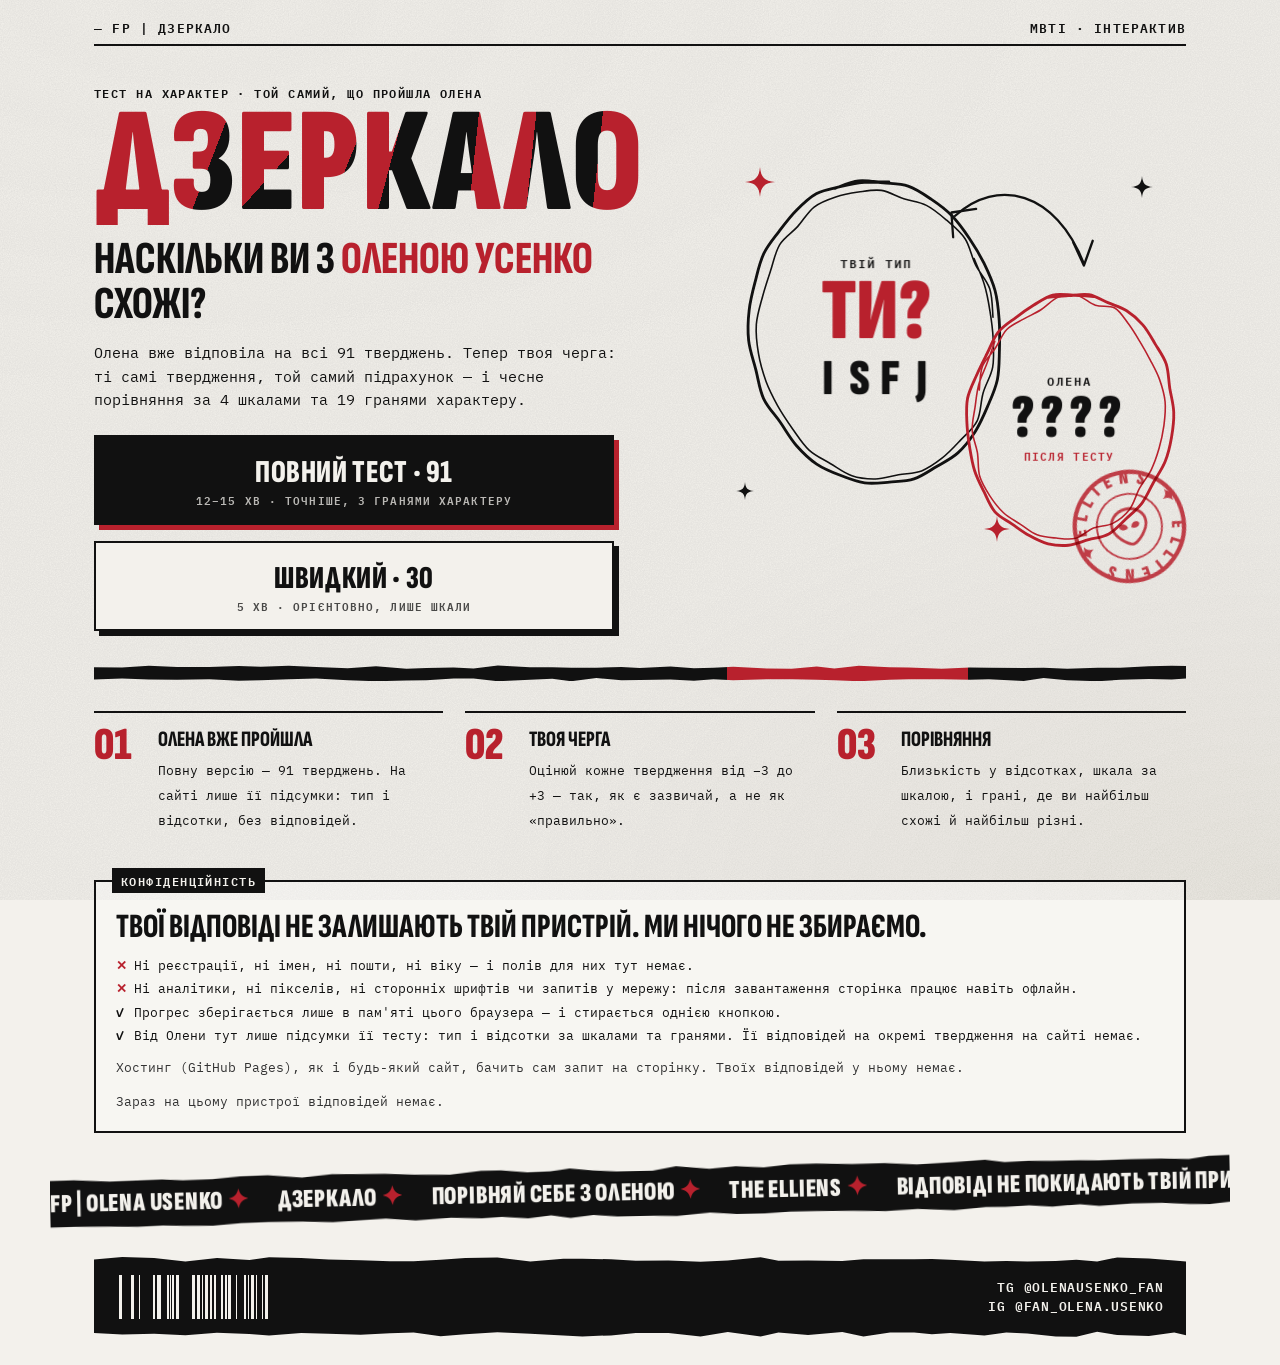
<file: index.html>
<!DOCTYPE html>
<html lang="uk">
<head>
<meta charset="utf-8">
<meta name="viewport" content="width=device-width,initial-scale=1,viewport-fit=cover">
<meta name="theme-color" content="#F3F1EC">
<meta name="color-scheme" content="light">
<meta name="description" content="Дзеркало: пройди той самий тест на характер, що й Олена Усенко, і подивись, наскільки ви схожі. Без реєстрації, відповіді не покидають твій пристрій.">
<meta name="referrer" content="no-referrer">
<meta http-equiv="Content-Security-Policy" content="default-src 'none'; script-src 'unsafe-inline'; style-src 'unsafe-inline'; img-src data: blob:; font-src data:; base-uri 'none'; form-action 'none'">
<meta property="og:type" content="website">
<meta property="og:title" content="ДЗЕРКАЛО — наскільки ви з Оленою Усенко схожі?">
<meta property="og:description" content="Той самий тест на характер, що пройшла Олена: 4 шкали, 19 граней і близькість у відсотках. FP | Olena Usenko.">
<meta property="og:image" content="https://kiruhatko.github.io/MBTI-FP-OLENA-USENKO/og.png">
<title>ДЗЕРКАЛО — наскільки ви з Оленою Усенко схожі? · FP | Olena Usenko</title>
<link rel="icon" type="image/svg+xml" href="data:image/svg+xml,%3Csvg xmlns='http://www.w3.org/2000/svg' viewBox='0 0 64 64'%3E%3Crect width='64' height='64' fill='%23111'/%3E%3Cellipse cx='32' cy='33' rx='20' ry='23' fill='none' stroke='%23F3F1EC' stroke-width='5'/%3E%3Cpath d='M22 33h20' stroke='%23B8212D' stroke-width='7'/%3E%3C/svg%3E">
<style>
/* ═════════════ FP | OLENA USENKO — ДЗЕРКАЛО ═════════════
   Палітра й шрифти — як у каналі: папір, чорний, червоний (лише акцент).
   Шрифти вбудовані в сторінку (data:), жодних CDN. */
@font-face{font-family:"FP Display";src:url([data-uri]) format("woff");font-weight:1 1000;font-style:normal;font-display:block}
@font-face{font-family:"FP Mono";src:url([data-uri]) format("woff");font-weight:400;font-style:normal;font-display:block}
@font-face{font-family:"FP Mono";src:url([data-uri]) format("woff");font-weight:600;font-style:normal;font-display:block}

:root{
  --paper:#F3F1EC;--bone:#E9E6DE;--void:#111;--blood:#B8212D;--dried:#8E1219;--ash:#777;--line:rgba(17,17,17,.14);
  --fd:"FP Display","Arial Narrow",Impact,sans-serif;--fm:"FP Mono",ui-monospace,Menlo,monospace;
  --pad:clamp(16px,4.6vw,44px);--maxw:1180px;--ease:cubic-bezier(.2,.8,.2,1);--snap:cubic-bezier(.34,1.56,.64,1);
}
*,*::before,*::after{box-sizing:border-box}
html{-webkit-text-size-adjust:100%;scroll-behavior:smooth;scroll-padding-top:64px;overflow-x:hidden}
@supports (overflow:clip){html{overflow-x:clip}}
body{margin:0;background:var(--paper);color:var(--void);font:400 15px/1.55 var(--fm);min-height:100vh;-webkit-tap-highlight-color:transparent}
#paper{position:fixed;inset:0;pointer-events:none;z-index:0;opacity:.95;mix-blend-mode:multiply;
  background:
    url("data:image/svg+xml,%3Csvg xmlns='http://www.w3.org/2000/svg' width='240' height='240'%3E%3Cfilter id='n'%3E%3CfeTurbulence type='fractalNoise' baseFrequency='.85' numOctaves='3' stitchTiles='stitch'/%3E%3CfeColorMatrix values='0 0 0 0 .07 0 0 0 0 .07 0 0 0 0 .07 0 0 0 .11 0'/%3E%3C/filter%3E%3Crect width='100%25' height='100%25' filter='url(%23n)'/%3E%3C/svg%3E"),
    radial-gradient(120% 80% at 15% 0%,rgba(255,255,255,.55),transparent 60%),
    radial-gradient(90% 70% at 100% 100%,rgba(120,100,70,.07),transparent 70%)}
.wrap{position:relative;z-index:1;max-width:var(--maxw);margin:0 auto;padding:0 var(--pad) 0}
@supports (overflow:clip){.wrap{overflow-x:clip}}   /* нічого не вилазить за край телефона — і sticky-навігація лишається робочою */
a{color:inherit}
button{font:inherit;color:inherit;cursor:pointer}
::selection{background:var(--blood);color:var(--paper)}
:focus-visible{outline:3px solid var(--blood);outline-offset:3px}

/* ───── шапка як у постах ───── */
.ph{display:flex;justify-content:space-between;align-items:flex-end;gap:12px;padding:16px 0 9px;border-bottom:2.5px solid var(--void);
  font:600 12px/1 var(--fm);letter-spacing:.09em;text-transform:uppercase;white-space:nowrap}
.ph-l{text-decoration:none}
.ph-r{overflow:hidden;text-overflow:ellipsis}

/* ───── типографіка ───── */
.mono{font-family:var(--fm)}
.kick{font:600 12px/1.2 var(--fm);letter-spacing:.12em;text-transform:uppercase}
.fine{font:400 13px/1.55 var(--fm);color:#333}
.disp{font-family:var(--fd);font-weight:900;text-transform:uppercase;line-height:.86;letter-spacing:-.005em}
h1,h2,h3{margin:0}
h2.sec-t{font:900 clamp(40px,9vw,76px)/.86 var(--fd);text-transform:uppercase;margin:0 0 14px;letter-spacing:-.005em}
h3{font:800 24px/1 var(--fd);text-transform:uppercase;margin:18px 0 8px}
.red{color:var(--blood)}
p{margin:0 0 10px}

/* колажні літери: кожна — свій шматок червоного й чорного, як у заголовках каналу */
.cl{display:inline-block;white-space:nowrap;pointer-events:none}   /* літери, що «падають» при появі, не перехоплюють натискання */
.cl>i{display:inline-block;font-style:normal;color:transparent;-webkit-background-clip:text;background-clip:text;
  background-image:linear-gradient(var(--a,100deg),var(--c1,var(--blood)) 0 var(--s,55%),var(--c2,var(--void)) var(--s,55%));
  padding:0 .01em}
.cl.go>i{animation:dropin .7s var(--snap) both;animation-delay:calc(var(--i)*55ms)}
@keyframes dropin{from{transform:translateY(.5em) rotate(var(--r,6deg));opacity:0;filter:blur(3px)}to{transform:none;opacity:1;filter:none}}

/* ───── кнопки ───── */
.btn{display:inline-flex;flex-direction:column;align-items:center;justify-content:center;gap:4px;text-align:center;
  font:850 22px/1 var(--fd);letter-spacing:.02em;text-transform:uppercase;text-decoration:none;
  padding:17px 22px 15px;border:2.5px solid var(--void);background:var(--paper);color:var(--void);
  box-shadow:5px 5px 0 var(--void);transition:transform .14s var(--ease),box-shadow .14s var(--ease),background .2s,color .2s;user-select:none}
.btn small{font:600 11px/1.2 var(--fm);letter-spacing:.1em;opacity:.75}
.btn:hover{transform:translate(-2px,-2px);box-shadow:7px 7px 0 var(--void)}
.btn:active{transform:translate(4px,4px);box-shadow:1px 1px 0 var(--void)}
.btn.primary{background:var(--void);color:var(--paper);box-shadow:5px 5px 0 var(--blood)}
.btn.primary:hover{box-shadow:7px 7px 0 var(--blood)}
.btn.primary:active{box-shadow:1px 1px 0 var(--blood)}
.btn.big{font-size:clamp(24px,6.4vw,32px);padding:20px 22px 17px;width:100%}
.btn.ghost{border-color:transparent;box-shadow:none;background:transparent;font-size:18px;padding:12px 8px}
.btn.ghost:hover{transform:none;color:var(--blood)}
.btn[disabled]{opacity:.35;pointer-events:none}
.linkb{background:none;border:0;padding:6px 2px;font:600 12px/1.2 var(--fm);letter-spacing:.1em;text-transform:uppercase;text-decoration:underline;text-underline-offset:4px}
.linkb:hover{color:var(--blood)}
.linkb.danger{color:var(--blood)}

/* ───── планка (рвана чорна смуга з червоним відрізком) ───── */
.bar{position:relative;height:16px;background:var(--void);margin:26px 0}
.bar>.seg{position:absolute;top:0;bottom:0;left:var(--x,62%);width:var(--w,20%);background:var(--blood)}
.bar.thin{height:10px}

/* ───── бігучий рядок ───── */
.ticker{position:relative;overflow:hidden;background:var(--void);color:var(--paper);margin:34px calc(var(--pad)*-1) 0;padding:13px 0 11px;transform:rotate(-1.2deg)}
.ticker>div{display:flex;width:max-content;animation:tick 38s linear infinite}
.ticker span{font:900 26px/1 var(--fd);text-transform:uppercase;letter-spacing:.03em;padding-right:28px;white-space:nowrap}
.ticker b{color:var(--blood);font-weight:900}
@keyframes tick{to{transform:translateX(-50%)}}

/* ───── футер (штрихкод + ручки) ───── */
.foot{position:relative;margin:40px 0 28px;background:var(--void);color:var(--paper);display:flex;align-items:center;gap:18px;padding:18px 22px}
.foot svg{flex:0 0 auto;height:44px;width:auto}
.foot .h{font:600 13px/1.45 var(--fm);letter-spacing:.06em;text-transform:uppercase;margin-left:auto;text-align:right;white-space:nowrap}
.foot .h a{text-decoration:none}
.foot .h a:hover{color:#ff9aa2}

/* ───── конфіденційність ───── */
.priv{position:relative;border:2.5px solid var(--void);padding:22px 20px 18px;margin:34px 0 0;background:rgba(255,255,255,.35)}
.priv .kick{display:inline-block;background:var(--void);color:var(--paper);padding:6px 9px 5px;position:absolute;top:-14px;left:16px}
.priv p.big{font:800 clamp(24px,5.6vw,34px)/1 var(--fd);text-transform:uppercase;margin:6px 0 12px}
.priv ul{margin:0 0 12px;padding:0;list-style:none}
.priv li{font:400 13px/1.5 var(--fm);padding-left:18px;position:relative;margin:4px 0}
.priv li::before{content:"✕";position:absolute;left:0;color:var(--blood);font-weight:600}
.priv li.ok::before{content:"✓";color:var(--void)}

/* ───── вступ ───── */
.intro{padding-top:clamp(18px,4vw,40px)}
.hero{display:grid;gap:clamp(18px,4vw,48px);align-items:center}
.hero-t{font:900 clamp(78px,24vw,196px)/.8 var(--fd);text-transform:uppercase;margin:6px 0 12px;letter-spacing:-.01em}
.hero-q{font:800 clamp(28px,7.2vw,46px)/.98 var(--fd);text-transform:uppercase;margin:0 0 14px}
.hero-q em{font-style:normal;color:var(--blood)}
.lead{font:400 15px/1.55 var(--fm);max-width:58ch}
.cta{display:grid;gap:16px;margin:24px 0 8px;max-width:520px}
.cta .row2{display:flex;justify-content:space-between;flex-wrap:wrap;gap:8px}
.mirrors{position:relative;max-width:520px;width:100%;margin:0 auto;aspect-ratio:1.08}
.mirrors svg{position:absolute;overflow:visible}
.oval .ring{fill:none;stroke:var(--void);stroke-width:3.2;stroke-linecap:round;stroke-dasharray:1;stroke-dashoffset:1;animation:draw 1.3s var(--ease) forwards}
.oval .ring.b{stroke-width:1.8;animation-delay:.25s}
.oval.her .ring{stroke:var(--blood)}
.oval text{font-family:var(--fd);font-weight:900;text-transform:uppercase}
.oval .who{font-size:15px;font-family:var(--fm);font-weight:600;letter-spacing:.12em}
@keyframes draw{to{stroke-dashoffset:0}}
.slot{display:inline-block;min-width:.62em;text-align:center;transition:transform .2s var(--snap)}
.slot.flip{animation:flip .26s var(--ease)}
@keyframes flip{0%{transform:translateY(-.25em);opacity:.2}100%{transform:none;opacity:1}}
.arrow2 path{fill:none;stroke:var(--void);stroke-width:2.6;stroke-linecap:round;stroke-linejoin:round;stroke-dasharray:1;stroke-dashoffset:1;animation:draw .9s .9s var(--ease) forwards}
.steps{display:grid;gap:14px;margin:30px 0 0;padding:0;list-style:none;counter-reset:s}
.steps li{position:relative;padding:16px 16px 14px 64px;border-top:2.5px solid var(--void);counter-increment:s}
.steps li::before{content:counter(s,decimal-leading-zero);position:absolute;left:0;top:10px;font:900 46px/1 var(--fd);color:var(--blood)}
.steps b{display:block;font:800 22px/1 var(--fd);text-transform:uppercase;margin-bottom:6px}
.steps span{font:400 13px/1.5 var(--fm)}

/* ───── іскри, прибулець, печатка ───── */
.spk{position:absolute;width:var(--sz,26px);height:var(--sz,26px);color:var(--blood);animation:twinkle var(--d,3.2s) ease-in-out infinite;animation-delay:var(--dl,0s);pointer-events:none}
.spk.k{color:var(--void)}
@keyframes twinkle{0%,100%{transform:scale(.55) rotate(0);opacity:.55}50%{transform:scale(1) rotate(45deg);opacity:1}}
.stamp{position:absolute;width:var(--sz,132px);height:var(--sz,132px);color:var(--blood);opacity:.86;transform:rotate(-14deg);mix-blend-mode:multiply;pointer-events:none}
.stamp.slam{animation:slam .55s cubic-bezier(.2,1.6,.4,1) both;animation-delay:var(--dl,.9s)}
@keyframes slam{0%{transform:scale(2.6) rotate(8deg);opacity:0}70%{opacity:.95}100%{transform:scale(1) rotate(-14deg);opacity:.86}}

/* ───── тест ───── */
.quiz{max-width:860px;margin:0 auto;padding-top:22px}
.prog{position:relative;height:40px;margin:4px 0 14px}
.prog .bar{position:absolute;left:0;right:0;top:20px;margin:0;height:12px;background:rgba(17,17,17,.13)}
.prog .fill{position:absolute;left:0;top:0;bottom:0;width:0;background:var(--void);transition:width .5s var(--ease)}
.prog .fill::after{content:"";position:absolute;right:0;top:0;bottom:0;width:18px;background:var(--blood)}
.prog .rider{position:absolute;top:-2px;left:0;width:30px;height:30px;margin-left:-15px;transition:left .5s var(--ease);color:var(--void)}
.prog .rider svg{width:100%;height:100%;animation:bob 1.6s ease-in-out infinite}
@keyframes bob{50%{transform:translateY(-3px) rotate(-6deg)}}
.qmeta{display:flex;justify-content:space-between;font:600 12px/1 var(--fm);letter-spacing:.1em;text-transform:uppercase;margin-bottom:10px}
.qmeta .n{font:900 22px/1 var(--fd);letter-spacing:0}
.qcard{position:relative;background:rgba(255,255,255,.55);border:2.5px solid var(--void);box-shadow:8px 8px 0 var(--void);padding:clamp(20px,4.6vw,42px);min-height:min(56vh,430px);display:flex;flex-direction:column}
.qcard.in{animation:cardin .42s var(--ease) both}
.qcard.out{animation:cardout .2s ease-in both}
@keyframes cardin{from{transform:translateX(42px) rotate(1.6deg);opacity:0}to{transform:none;opacity:1}}
@keyframes cardout{to{transform:translateX(-46px) rotate(-2deg);opacity:0}}
.qcard .no{font:900 clamp(60px,16vw,120px)/.8 var(--fd);color:transparent;-webkit-text-stroke:1.6px var(--void);position:absolute;right:clamp(14px,3vw,30px);top:clamp(10px,2.4vw,24px);opacity:.18;pointer-events:none}
.qtext{font:750 clamp(29px,7.3vw,50px)/1.02 var(--fd);margin:clamp(6px,2vw,14px) 0 22px;max-width:min(100%,16em);letter-spacing:.002em;text-wrap:balance}
.hint{font:400 12px/1.4 var(--fm);color:#444;margin:-10px 0 18px}
.scale{display:flex;justify-content:space-between;align-items:center;gap:4px;margin-top:auto;padding-top:10px}
.pt{position:relative;flex:0 0 auto;width:var(--s);height:var(--s);border-radius:50%;border:3px solid var(--void);background:transparent;padding:0;
  transition:transform .16s var(--snap),background .15s,box-shadow .2s}
.pt::after{content:attr(data-l);position:absolute;top:calc(100% + 7px);left:50%;transform:translateX(-50%);font:600 11px/1 var(--fm);color:#555;white-space:nowrap}
.pt[data-v="-3"],.pt[data-v="3"]{--s:clamp(46px,12.2vw,70px)}
.pt[data-v="-2"],.pt[data-v="2"]{--s:clamp(39px,10.4vw,58px)}
.pt[data-v="-1"],.pt[data-v="1"]{--s:clamp(33px,8.8vw,48px)}
.pt[data-v="0"]{--s:clamp(27px,7.2vw,38px);border-color:var(--ash)}
.pt.pos{border-color:var(--blood)}
.pt:hover{transform:scale(1.08)}
.pt.sel{background:var(--void);box-shadow:0 0 0 4px var(--paper),0 0 0 6.5px var(--void)}
.pt.pos.sel{background:var(--blood);box-shadow:0 0 0 4px var(--paper),0 0 0 6.5px var(--blood)}
.pt[data-v="0"].sel{background:var(--ash);box-shadow:0 0 0 4px var(--paper),0 0 0 6.5px var(--ash)}
.pt.stamp-in{animation:press .3s var(--snap)}
@keyframes press{0%{transform:scale(.7) rotate(-12deg)}100%{transform:none}}
.scale-cap{display:flex;justify-content:space-between;margin-top:30px;font:600 11px/1.2 var(--fm);letter-spacing:.08em;text-transform:uppercase}
.scale-cap span:last-child{color:var(--blood)}
.qnav{display:flex;justify-content:space-between;align-items:center;margin:20px 0 8px}
.keys{font:400 11px/1.4 var(--fm);color:#666;text-align:center;margin-top:8px}
.milestone{position:absolute;right:-8px;top:-18px;background:var(--blood);color:var(--paper);font:900 20px/1 var(--fd);text-transform:uppercase;padding:9px 12px 7px;transform:rotate(4deg);animation:pop .5s var(--snap) both;box-shadow:3px 3px 0 var(--void);z-index:3}
@keyframes pop{from{transform:scale(.2) rotate(-20deg);opacity:0}}

/* ───── готово / сканування ───── */
.done{text-align:center;max-width:640px;margin:0 auto;padding-top:40px}
.done .hero-t{font-size:clamp(76px,22vw,170px)}
.scan{position:fixed;inset:0;z-index:50;background:var(--void);color:var(--paper);display:grid;place-items:center;animation:fadein .25s both;cursor:pointer}
.scan.bye{animation:wipe .55s cubic-bezier(.7,0,.3,1) both}
@keyframes fadein{from{opacity:0}}
@keyframes wipe{to{clip-path:inset(0 0 100% 0)}}
.scan .box{position:relative;width:min(78vw,380px);aspect-ratio:.82;display:grid;place-items:center}
.scan svg{position:absolute;inset:0;width:100%;height:100%}
.scan .ring{fill:none;stroke:var(--paper);stroke-width:3;stroke-dasharray:1;stroke-dashoffset:1;animation:draw 1s var(--ease) forwards}
.scan .line{position:absolute;left:12%;right:12%;height:3px;background:var(--blood);box-shadow:0 0 18px 4px rgba(184,33,45,.6);top:12%;animation:sweep 1.1s ease-in-out infinite alternate}
@keyframes sweep{to{top:86%}}
.scan .code{position:relative;font:900 clamp(56px,17vw,104px)/1 var(--fd);letter-spacing:.04em}
.scan .code .slot.lock{color:var(--blood);animation:lock .35s var(--snap)}
@keyframes lock{from{transform:scale(1.6)}}
.scan .cap{position:absolute;bottom:-58px;left:0;right:0;text-align:center;font:600 12px/1.4 var(--fm);letter-spacing:.14em;text-transform:uppercase;opacity:.8}

/* ───── результат ───── */
.res{padding-top:8px}
.rnav{position:sticky;top:0;z-index:20;display:flex;gap:6px;overflow-x:auto;scrollbar-width:none;padding:10px var(--pad);margin:0 calc(var(--pad)*-1);
  background:rgba(243,241,236,.92);-webkit-backdrop-filter:blur(8px);backdrop-filter:blur(8px);border-bottom:1.5px solid var(--line)}
.rnav::-webkit-scrollbar{display:none}
.rnav a{flex:0 0 auto;font:600 11px/1 var(--fm);letter-spacing:.1em;text-transform:uppercase;text-decoration:none;border:1.5px solid var(--void);padding:8px 10px 7px;background:var(--paper);transition:background .2s,color .2s}
.rnav a.on,.rnav a:hover{background:var(--void);color:var(--paper)}
.sec{position:relative;padding:42px 0 6px}
.sec+.sec{border-top:2.5px solid var(--void)}
.sec .kick.tag{display:inline-block;background:var(--void);color:var(--paper);padding:6px 9px 5px;margin-bottom:14px}
.sec .kick.tag.r{background:var(--blood)}

.r-hero{display:grid;gap:22px;align-items:end}
.flaps{display:flex;gap:clamp(4px,1.4vw,10px);flex-wrap:wrap}
.flap{position:relative;flex:1 1 0;min-width:0;background:var(--void);color:var(--paper);padding:12px 6px 10px;text-align:center;box-shadow:4px 4px 0 var(--blood)}
.flap .l{font:900 clamp(60px,17vw,128px)/.84 var(--fd);display:block;white-space:nowrap}
.flap.sfx .l{font-size:clamp(40px,11.5vw,96px);line-height:1.1}
.flap small{display:block;font:600 10px/1.2 var(--fm);letter-spacing:.06em;text-transform:uppercase;margin-top:6px;opacity:.85;white-space:nowrap;overflow:hidden;text-overflow:ellipsis}
.flap em{display:block;font:900 20px/1 var(--fd);font-style:normal;color:#ff8f98;margin-top:4px}
.flap.sfx{flex:.78 1 0;background:var(--paper);color:var(--void);border:2.5px solid var(--void);box-shadow:4px 4px 0 var(--void)}
.flap.sfx em{color:var(--blood)}
.flap.spin .l{animation:shake .08s linear infinite}
@keyframes shake{50%{transform:translateY(2px)}}
.flap.locked .l{animation:lock .4s var(--snap)}
.tname{font:900 clamp(54px,14vw,112px)/.84 var(--fd);text-transform:uppercase;margin:4px 0 8px}
.chips{display:flex;flex-wrap:wrap;gap:8px;margin-top:12px}
.chip{font:600 11px/1 var(--fm);letter-spacing:.08em;text-transform:uppercase;border:1.5px solid var(--void);padding:8px 10px 7px;background:rgba(255,255,255,.4)}
.chip.warn{background:var(--blood);color:var(--paper);border-color:var(--blood)}
.chip.k{background:var(--void);color:var(--paper)}

/* ТИ І ОЛЕНА */
.vs{display:grid;gap:24px}
.closebox{position:relative;display:grid;place-items:center;min-height:260px;padding:20px 0}
.closebox svg.mir{position:absolute;inset:0;width:100%;height:100%;overflow:visible}
.closebox .ring{fill:none;stroke:var(--void);stroke-width:3.2;stroke-dasharray:1;stroke-dashoffset:1}
.closebox .ring.b{stroke:var(--blood);stroke-width:2}
.closebox.vis .ring{animation:draw 1.4s var(--ease) forwards}
.closebox.vis .ring.b{animation-delay:.3s}
.cnum{position:relative;font:900 clamp(118px,34vw,230px)/.8 var(--fd);letter-spacing:-.02em;display:flex;align-items:flex-start}
.cnum .pc{font-size:.42em;margin-top:.12em;margin-left:.04em}
.ccap{position:relative;font:600 12px/1.3 var(--fm);letter-spacing:.14em;text-transform:uppercase;text-align:center;margin-top:12px}
.lvl{font:900 clamp(34px,8vw,54px)/.9 var(--fd);text-transform:uppercase;margin:0 0 8px}
.how{font:400 12px/1.5 var(--fm);color:#444;border-left:3px solid var(--blood);padding-left:10px;margin:14px 0 0}
.codes{display:grid;grid-template-columns:1fr auto 1fr;align-items:center;gap:10px;margin:6px 0 0}
.codes .c{border:2.5px solid var(--void);padding:12px 10px 10px;text-align:center}
.codes .c.her{border-color:var(--blood)}
.codes .c small{display:block;font:600 11px/1 var(--fm);letter-spacing:.12em;text-transform:uppercase;margin-bottom:6px}
.codes .c b{font:900 clamp(36px,10vw,60px)/.9 var(--fd);letter-spacing:.04em}
.codes .c b i{font-style:normal}
.codes .c b i.m{text-decoration:underline;text-decoration-thickness:4px;text-underline-offset:6px;text-decoration-color:var(--blood)}
.codes .c b i.nr{opacity:.42}
.codes .x{font:900 30px/1 var(--fd);color:var(--blood)}
.axrow{padding:18px 0 14px;border-top:1.5px solid var(--line)}
.axrow:first-of-type{border-top:0}
.axrow .top{display:flex;justify-content:space-between;align-items:baseline;gap:10px;flex-wrap:wrap}
.axrow .t{font:900 26px/1 var(--fd);text-transform:uppercase}
.axrow .d{font:600 12px/1 var(--fm);letter-spacing:.06em}
.axrow .poles{display:flex;justify-content:space-between;font:600 12px/1.2 var(--fm);text-transform:uppercase;letter-spacing:.05em;margin:10px 0 8px}
.axrow .poles b{font:900 18px/1 var(--fd)}
.near{display:inline-block;font:600 10.5px/1 var(--fm);letter-spacing:.08em;text-transform:uppercase;background:var(--blood);color:var(--paper);padding:5px 7px 4px;margin-left:6px;vertical-align:middle}
.near.soft{background:transparent;color:var(--blood);border:1.5px solid var(--blood)}
.duo{display:grid;gap:7px}
.duo .who{display:grid;grid-template-columns:62px 1fr 44px;align-items:center;gap:10px;font:600 11px/1 var(--fm);letter-spacing:.08em;text-transform:uppercase}
.duo .who b{font:900 18px/1 var(--fd);text-align:right;letter-spacing:0}
.tr{position:relative;height:16px;background:rgba(17,17,17,.1);overflow:hidden}
.tr>i{position:absolute;left:0;top:0;bottom:0;width:0;background:var(--void);transition:width 1.1s var(--ease)}
.tr.her>i{background:var(--blood)}
.tr::after{content:"";position:absolute;left:50%;top:-3px;bottom:-3px;width:2px;background:var(--paper);mix-blend-mode:difference;opacity:.6}
.vis .tr>i{width:var(--w)}
.at-note{font:400 12px/1.4 var(--fm);color:#555;margin-top:6px}

.fgrid{display:grid;gap:14px}
.fc{border:2.5px solid var(--void);padding:16px 16px 14px;background:rgba(255,255,255,.35);position:relative}
.fc.diff{border-color:var(--blood)}
.fc h4{font:900 24px/1 var(--fd);text-transform:uppercase;margin:0 0 4px}
.fc .ps{font:600 11px/1.3 var(--fm);letter-spacing:.06em;text-transform:uppercase;color:#444;margin-bottom:12px;display:flex;justify-content:space-between;gap:8px}
.fc .delta{position:absolute;right:14px;top:12px;font:900 28px/1 var(--fd);color:var(--blood)}
.fc.same .delta{color:var(--void)}

.stm{border-left:4px solid var(--blood);padding:4px 0 4px 14px;margin:14px 0}
.stm p{font:750 22px/1.08 var(--fd);margin:0 0 6px}

/* досьє (власний повний результат) */
.axcard{padding:18px 0 14px;border-top:1.5px solid var(--line)}
.axcard:first-of-type{border-top:0}
.axhead{display:flex;justify-content:space-between;gap:10px;align-items:baseline}
.axhead.big span{font:800 20px/1.05 var(--fd);text-transform:uppercase}
.axhead .win{color:var(--blood)}
.track{position:relative;height:14px;background:rgba(17,17,17,.1);margin:10px 0 8px;overflow:hidden}
.track>i{position:absolute;left:0;top:0;bottom:0;width:0;background:var(--void);transition:width 1.1s var(--ease)}
.vis .track>i{width:var(--w)}
.track.thin{height:8px}
.fgroup{margin:22px 0 0}
.fgroup h4{font:600 12px/1 var(--fm);letter-spacing:.12em;text-transform:uppercase;background:var(--void);color:var(--paper);display:inline-block;padding:6px 9px 5px;margin:0 0 8px}
.facet{padding:10px 0 6px;border-bottom:1px dashed var(--line)}
.facet .axhead span{font:600 12px/1.2 var(--fm);text-transform:uppercase;letter-spacing:.04em}
.facet .axhead .nm{font:800 18px/1 var(--fd);letter-spacing:0;text-align:center}
.center-t{text-align:center}
.fns{display:grid;grid-template-columns:repeat(2,1fr);gap:12px}
.fn{border:2.5px solid var(--void);padding:14px 12px 12px;position:relative}
.fn:first-child{background:var(--void);color:var(--paper)}
.fn:first-child .fine{color:#ddd}
.fn small{font:600 10.5px/1 var(--fm);letter-spacing:.1em;text-transform:uppercase;opacity:.8}
.fn .code{font:900 48px/.9 var(--fd);color:var(--blood);margin:6px 0 4px}
.fn b{display:block;font:800 19px/1 var(--fd);text-transform:uppercase;margin-bottom:6px}
.two{display:grid;gap:8px 28px}
ul.facts{margin:0;padding:0;list-style:none}
ul.facts li{position:relative;padding-left:20px;margin:7px 0;font:400 14px/1.5 var(--fm)}
ul.facts li::before{content:"✦";position:absolute;left:0;top:0;color:var(--blood)}
.desc{font:400 15px/1.6 var(--fm);max-width:70ch}

/* поділитися */
.share{display:grid;gap:14px}
.share .btns{display:grid;gap:14px}
.share img{display:block;width:min(100%,320px);height:auto;margin:4px auto 0;border:2.5px solid var(--void);box-shadow:6px 6px 0 var(--blood)}
.share .note{font:400 12px/1.5 var(--fm);color:#444;text-align:center}
textarea.code{width:100%;min-height:150px;font:400 13px/1.5 var(--fm);border:2px solid var(--void);background:var(--paper);padding:10px}

/* сповіщення */
.toast{position:fixed;left:50%;bottom:22px;z-index:60;transform:translateX(-50%);background:var(--void);color:var(--paper);font:600 12px/1.3 var(--fm);letter-spacing:.08em;text-transform:uppercase;padding:13px 16px 12px;box-shadow:4px 4px 0 var(--blood);animation:toast 2.6s var(--ease) both;max-width:calc(100vw - 32px);text-align:center}
@keyframes toast{0%{opacity:0;transform:translate(-50%,16px)}10%,85%{opacity:1;transform:translate(-50%,0)}100%{opacity:0;transform:translate(-50%,8px)}}

/* поява під час прокручування */
.rv{opacity:0;transform:translateY(26px);transition:opacity .7s var(--ease),transform .7s var(--ease)}
.rv.vis{opacity:1;transform:none}

/* фонова іскра-сплеск */
#fx{position:fixed;inset:0;pointer-events:none;z-index:40;overflow:hidden}
.burst{position:absolute;width:18px;height:18px;color:var(--blood);animation:burst .9s var(--ease) forwards}
@keyframes burst{from{transform:translate(0,0) scale(.3) rotate(0);opacity:1}to{transform:translate(var(--dx),var(--dy)) scale(1) rotate(160deg);opacity:0}}


/* ───── доповнення: дзеркала на вступі, приховані підписи ───── */
.sr{position:absolute!important;width:1px;height:1px;padding:0;margin:-1px;overflow:hidden;clip:rect(0 0 0 0);white-space:nowrap;border:0}
.mirrors{transition:transform .35s var(--ease);transform-style:preserve-3d;container-type:inline-size}
.mtxt{position:absolute;transform:translate(-50%,-50%);text-align:center;line-height:1;pointer-events:none}
.mtxt small{display:block;font:600 12px/1 var(--fm);letter-spacing:.16em;text-transform:uppercase;margin-bottom:6px}
.mtxt b{display:block;font:900 clamp(52px,14.5vw,98px)/.84 var(--fd);font-size:clamp(40px,19cqw,104px);color:var(--blood)}
.mtxt .slots{display:block;font:900 clamp(30px,8.6vw,58px)/1 var(--fd);font-size:clamp(26px,11cqw,62px);letter-spacing:.05em;margin-top:6px}
.mtxt.her b{color:var(--void);font-size:clamp(40px,11vw,72px);font-size:clamp(30px,13.5cqw,76px);letter-spacing:.08em}
.mtxt .sub{display:block;font:600 10.5px/1 var(--fm);letter-spacing:.12em;text-transform:uppercase;margin-top:6px;color:var(--blood)}
.duo .who.red{color:var(--blood)}
.duo .who.red b{color:var(--blood)}

@media (max-width:520px){
  .flap small{display:none}
  .flap{padding:12px 4px 10px}
  .foot{padding:16px 16px;gap:12px}
  .foot svg{height:34px}
  .foot .h{font-size:11px;letter-spacing:.03em}
}
/* ───── ширші екрани ───── */
@media (min-width:720px){
  body{font-size:16px}
  .steps{grid-template-columns:repeat(3,1fr);gap:22px}
  .fgrid{grid-template-columns:repeat(3,1fr)}
  .fns{grid-template-columns:repeat(4,1fr)}
  .two{grid-template-columns:1fr 1fr}
  .share .btns{grid-template-columns:1fr 1fr}
  .duo .who{grid-template-columns:80px 1fr 52px}
}
@media (min-width:980px){
  .hero{grid-template-columns:minmax(0,1.12fr) minmax(0,.88fr)}
  .hero-t{font-size:clamp(120px,11.6vw,178px)}
  .r-hero{grid-template-columns:minmax(0,1.05fr) minmax(0,.95fr)}
  .tname{font-size:clamp(60px,6.4vw,98px)}
  .r-hero .stamp{top:-122px!important;right:0!important}
  .vs{grid-template-columns:.9fr 1.1fr;align-items:start;gap:48px}
  .vs .closebox{position:sticky;top:70px;min-height:380px}
  .rnav{justify-content:center}
  .ph{font-size:13px;padding-top:22px}
  .qcard{min-height:440px}
}
@media (hover:hover) and (pointer:fine){
  .fc{transition:transform .25s var(--ease),box-shadow .25s var(--ease)}
  .fc:hover{transform:translate(-3px,-3px);box-shadow:6px 6px 0 var(--void)}
  .fc.diff:hover{box-shadow:6px 6px 0 var(--blood)}
}
@media (prefers-reduced-motion:reduce){
  *,*::before,*::after{animation-duration:.001ms!important;animation-iteration-count:1!important;animation-delay:0s!important;transition-duration:.001ms!important;scroll-behavior:auto!important}
  .rv{opacity:1;transform:none}
  .ticker>div{animation:none}
}

</style>
</head>
<body>
<div id="paper" aria-hidden="true"></div>
<div class="wrap">
  <header class="ph" id="top"><a class="ph-l" href="#" data-act="home" aria-label="На початок">— FP | ДЗЕРКАЛО</a><span class="ph-r" id="phr">MBTI · ІНТЕРАКТИВ</span></header>
  <main id="app" aria-live="polite"></main>
</div>
<div id="fx" aria-hidden="true"></div>
<noscript><p style="text-align:center;padding:2em;font-family:monospace">Для тесту потрібен увімкнений JavaScript.</p></noscript>
<script>
"use strict";
/* ═════════════ ДАНІ ═════════════
   Питання: [ключ, «про друга», «про себе»].
   ключ +1 — згода тягне до ПЕРШОГО полюса осі (E, S, T, J, A), −1 — до другого.
   У формулюваннях про друга: {S}/{s} він/вона, {G}/{g} його/її, {D}/{d} йому/їй,
   {n} нього/неї (після прийменника), {i} ним/нею (після «з»). */

const AXES = [
  { id:'EI', title:'Енергія',      hint:'Куди спрямована увага й звідки береться енергія',
    a:{ k:'E', name:'Екстраверсія', gen:'екстраверсії' }, b:{ k:'I', name:'Інтроверсія', gen:'інтроверсії' },
    c1:'#ff7ac0', c2:'#ff9a6b' },
  { id:'SN', title:'Сприйняття',   hint:'Як збирається та осмислюється інформація',
    a:{ k:'S', name:'Сенсорика',    gen:'сенсорики' },    b:{ k:'N', name:'Інтуїція',    gen:'інтуїції' },
    c1:'#ffc23d', c2:'#ff8a3d' },
  { id:'TF', title:'Рішення',      hint:'На що спирається вибір: логіка чи цінності',
    a:{ k:'T', name:'Логіка',       gen:'логіки' },       b:{ k:'F', name:'Етика',       gen:'етики' },
    c1:'#35d3ff', c2:'#4a8bff' },
  { id:'JP', title:'Організація',  hint:'Як людина ставиться до планів і порядку',
    a:{ k:'J', name:'Структура',    gen:'структури' },    b:{ k:'P', name:'Гнучкість',   gen:'гнучкості' },
    c1:'#b58bff', c2:'#7a6bff' },
  { id:'AT', title:'Стійкість',    hint:'Додаткова шкала: стрес, впевненість, чутливість', identity:true,
    a:{ k:'A', name:'Стійкість',    gen:'стійкості' },    b:{ k:'T', name:'Чутливість',  gen:'чутливості' },
    c1:'#4ade80', c2:'#22c1a8' },
];
const AXIS = Object.fromEntries(AXES.map(a => [a.id, a]));

const FACETS = [
  { id:'ei1', axis:'EI', name:'Джерело енергії', a:'від людей', b:'на самоті', q:[
    [ 1, 'Після гучної вечірки {s} відчуває приплив сил, а не втому.', 'Після гучної вечірки я відчуваю приплив сил, а не втому.'],
    [-1, 'Після тривалого спілкування {d} потрібно побути на самоті, щоб відновитися.', 'Після тривалого спілкування мені потрібно побути на самоті, щоб відновитися.'],
    [ 1, '{S} краще думає, коли проговорює свої думки вголос з іншими.', 'Я краще думаю, коли проговорюю свої думки вголос з іншими.'],
    [-1, 'Ідеальний вечір для {n} — тиша вдома на самоті або з однією-двома близькими людьми.', 'Ідеальний вечір для мене — тиша вдома на самоті або з однією-двома близькими людьми.'],
    [ 1, 'У великій компанії {s} почувається як риба у воді.', 'У великій компанії я почуваюсь як риба у воді.'],
  ]},
  { id:'ei2', axis:'EI', name:'Експресивність', a:'виразність', b:'стриманість', q:[
    [ 1, '{S} легко починає розмову з незнайомими людьми.', 'Мені легко почати розмову з незнайомою людиною.'],
    [-1, '{S} говорить мало, якщо тема не здається {d} справді важливою.', 'Я говорю мало, якщо тема не здається мені справді важливою.'],
    [ 1, '{S} охоче розповідає про свої справи й почуття навіть малознайомим людям.', 'Я охоче розповідаю про свої справи й почуття навіть малознайомим людям.'],
    [-1, 'Щоб по-справжньому пізнати {g}, потрібен час: {s} відкривається не одразу.', 'Щоб мене по-справжньому пізнати, потрібен час: я відкриваюсь не одразу.'],
    [-1, 'На людях {s} зазвичай стримано виявляє емоції.', 'На людях я зазвичай стримано виявляю емоції.'],
  ]},
  { id:'ei3', axis:'EI', name:'Коло спілкування', a:'широке', b:'вузьке', q:[
    [ 1, 'У {n} дуже багато знайомих і приятелів з різних кіл.', 'У мене дуже багато знайомих і приятелів з різних кіл.'],
    [-1, '{S} має кілька справді близьких людей і не прагне розширювати коло спілкування.', 'Я маю кількох справді близьких людей і не прагну розширювати коло спілкування.'],
    [ 1, 'Зазвичай саме від {n} виходить ініціатива зібратися, зустрітися чи кудись поїхати.', 'Зазвичай саме від мене виходить ініціатива зібратися, зустрітися чи кудись поїхати.'],
    [-1, 'До нових знайомств {s} ставиться обережно й довго придивляється до людей.', 'До нових знайомств я ставлюсь обережно й довго придивляюсь до людей.'],
    [ 1, 'У групових чатах і компаніях {s} зазвичай серед найактивніших.', 'У групових чатах і компаніях я зазвичай серед найактивніших.'],
  ]},
  { id:'ei4', axis:'EI', name:'Увага', a:'на сцені', b:'за лаштунками', q:[
    [ 1, '{S} із задоволенням опиняється в центрі уваги.', 'Я із задоволенням опиняюсь у центрі уваги.'],
    [-1, 'Публічні виступи й пильна увага викликають у {n} радше напругу, ніж азарт.', 'Публічні виступи й пильна увага викликають у мене радше напругу, ніж азарт.'],
    [-1, '{S} краще почувається за лаштунками, ніж на сцені.', 'Я краще почуваюсь за лаштунками, ніж на сцені.'],
    [ 1, 'З {i} стає веселіше: {s} легко «заводить» компанію.', 'Зі мною стає веселіше: я легко «заводжу» компанію.'],
    [-1, '{S} може цілий день майже ні з ким не розмовляти — і {d} це цілком комфортно.', 'Я можу цілий день майже ні з ким не розмовляти — і мені це цілком комфортно.'],
  ]},

  { id:'sn1', axis:'SN', name:'Тип мислення', a:'конкретне', b:'абстрактне', q:[
    [ 1, '{S} віддає перевагу конкретним фактам і прикладам, а не загальним теоріям.', 'Я віддаю перевагу конкретним фактам і прикладам, а не загальним теоріям.'],
    [-1, '{S} із захопленням міркує про абстрактні ідеї: сенс життя, майбутнє, «а що, якби…».', 'Я із захопленням міркую про абстрактні ідеї: сенс життя, майбутнє, «а що, якби…».'],
    [ 1, '{S} довіряє тому, що можна побачити, помацати й перевірити.', 'Я довіряю тому, що можна побачити, помацати й перевірити.'],
    [-1, '{S} помічає зв’язки між, здавалося б, непов’язаними речами й читає «між рядків».', 'Я помічаю зв’язки між, здавалося б, непов’язаними речами й читаю «між рядків».'],
    [ 1, 'Пояснюючи щось, {s} іде від деталей і послідовних кроків, а не від загальної ідеї.', 'Пояснюючи щось, я йду від деталей і послідовних кроків, а не від загальної ідеї.'],
  ]},
  { id:'sn2', axis:'SN', name:'Підхід', a:'практичність', b:'уява', q:[
    [ 1, '{S} мислить практично: що працює тут і зараз, те й добре.', 'Я мислю практично: що працює тут і зараз, те й добре.'],
    [-1, '{S} легко вигадує несподівані, навіть «шалені» ідеї.', 'Я легко вигадую несподівані, навіть «шалені» ідеї.'],
    [ 1, '{S} добре дає раду практичним справам: полагодити, зібрати, розібратися з технікою.', 'Я добре даю раду практичним справам: полагодити, зібрати, розібратися з технікою.'],
    [-1, '{S} часто «літає в хмарах», поринаючи у фантазії чи роздуми.', 'Я часто «літаю в хмарах», поринаючи у фантазії чи роздуми.'],
    [-1, '{G} цікавить те, чого ще немає, але що могло б з’явитися.', 'Мене цікавить те, чого ще немає, але що могло б з’явитися.'],
  ]},
  { id:'sn3', axis:'SN', name:'Фокус', a:'деталі', b:'загальна картина', q:[
    [ 1, '{S} помічає дрібниці: нову зачіску, змінений інтер’єр, невеликі зміни довкола.', 'Я помічаю дрібниці: нову зачіску, змінений інтер’єр, невеликі зміни довкола.'],
    [-1, '{S} більше живе думками про майбутнє й можливості, ніж теперішнім моментом.', 'Я більше живу думками про майбутнє й можливості, ніж теперішнім моментом.'],
    [ 1, '{S} стоїть на землі: краще синиця в руці, ніж журавель у небі.', 'Я стою на землі: краще синиця в руці, ніж журавель у небі.'],
    [-1, 'У розмові {s} часто перестрибує з теми на тему за асоціаціями.', 'У розмові я часто перестрибую з теми на тему за асоціаціями.'],
    [ 1, '{S} добре пам’ятає конкретні факти, дати й подробиці подій.', 'Я добре пам’ятаю конкретні факти, дати й подробиці подій.'],
  ]},
  { id:'sn4', axis:'SN', name:'Ставлення до нового', a:'традиція', b:'новизна', q:[
    [ 1, '{S} надає перевагу перевіреним способам, а не експериментам.', 'Я надаю перевагу перевіреним способам, а не експериментам.'],
    [-1, '{S} любить усе нове, незвичне й експериментальне.', 'Я люблю все нове, незвичне й експериментальне.'],
    [-1, '{S} легко ставить під сумнів усталені правила: «А чому саме так?»', 'Я легко ставлю під сумнів усталені правила: «А чому саме так?»'],
    [ 1, '{S} цінує традиції та звичні ритуали.', 'Я ціную традиції та звичні ритуали.'],
    [-1, '{D} нудно від рутини й повторення відомого.', 'Мені нудно від рутини й повторення відомого.'],
  ]},

  { id:'tf1', axis:'TF', name:'Ухвалення рішень', a:'логіка', b:'емпатія', q:[
    [ 1, 'Рішення {s} ухвалює насамперед на підставі логіки й аргументів.', 'Рішення я ухвалюю насамперед на підставі логіки й аргументів.'],
    [-1, 'Ухвалюючи рішення, {s} передусім думає, як воно вплине на почуття людей.', 'Ухвалюючи рішення, я передусім думаю, як воно вплине на почуття людей.'],
    [-1, '{S} тонко відчуває настрій інших і швидко помічає, коли комусь зле.', 'Я тонко відчуваю настрій інших і швидко помічаю, коли комусь зле.'],
    [ 1, 'У суперечках {s} спирається на факти, а не на емоції.', 'У суперечках я спираюсь на факти, а не на емоції.'],
    [-1, 'Коли хтось ділиться проблемою, {s} насамперед підтримує й співчуває, а не шукає рішення.', 'Коли хтось ділиться проблемою, я насамперед підтримую й співчуваю, а не шукаю рішення.'],
  ]},
  { id:'tf2', axis:'TF', name:'Спілкування', a:'прямота', b:'такт', q:[
    [ 1, '{S} каже правду прямо, навіть якщо вона неприємна.', 'Я кажу правду прямо, навіть якщо вона неприємна.'],
    [-1, '{S} ретельно добирає слова, щоб нікого не образити.', 'Я ретельно добираю слова, щоб нікого не образити.'],
    [ 1, '{G} тон інколи сприймають як занадто різкий чи холодний.', 'Мій тон інколи сприймають як занадто різкий чи холодний.'],
    [-1, '{S} намагається уникати конфліктів і гострих кутів, щоб зберегти гармонію.', 'Я намагаюсь уникати конфліктів і гострих кутів, щоб зберегти гармонію.'],
    [ 1, '{S} цінує чесну критику й охоче дає відвертий зворотний зв’язок.', 'Я ціную чесну критику й охоче даю відвертий зворотний зв’язок.'],
  ]},
  { id:'tf3', axis:'TF', name:'Принцип', a:'справедливість', b:'милосердя', q:[
    [ 1, '{S} вважає, що справедливість — це однакові правила для всіх, без винятків.', 'Я вважаю, що справедливість — це однакові правила для всіх, без винятків.'],
    [-1, 'Побачивши чужу біду, {s} одразу шукає, чим допомогти.', 'Побачивши чужу біду, я одразу шукаю, чим допомогти.'],
    [ 1, '{S} вважає, що кожен має відповідати за наслідки своїх вчинків, навіть якщо це непросто.', 'Я вважаю, що кожен має відповідати за наслідки своїх вчинків, навіть якщо це непросто.'],
    [-1, '{S} легко прощає людям помилки, якщо бачить, що вони щиро шкодують.', 'Я легко прощаю людям помилки, якщо бачу, що вони щиро шкодують.'],
    [ 1, '{S} вміє відсторонитися від емоцій і подивитися на ситуацію «холодною головою».', 'Я вмію відсторонитися від емоцій і подивитися на ситуацію «холодною головою».'],
  ]},
  { id:'tf4', axis:'TF', name:'Орієнтир', a:'аналіз', b:'цінності', q:[
    [ 1, '{S} любить аналізувати, як усе влаштовано, і шукати причини та наслідки.', 'Я люблю аналізувати, як усе влаштовано, і шукати причини та наслідки.'],
    [-1, '{S} керується особистими цінностями й тим, що «відчувається правильним».', 'Я керуюсь особистими цінностями й тим, що «відчувається правильним».'],
    [-1, '{S} щиро переживає чужі проблеми, як власні.', 'Я щиро переживаю чужі проблеми, як власні.'],
    [ 1, '{S} більше цінує компетентність і результат, ніж приємну атмосферу.', 'Я більше ціную компетентність і результат, ніж приємну атмосферу.'],
    [-1, '{S} цінує емоційну близькість і теплі стосунки більше за досягнення.', 'Я ціную емоційну близькість і теплі стосунки більше за досягнення.'],
  ]},

  { id:'jp1', axis:'JP', name:'Час', a:'план', b:'спонтанність', q:[
    [ 1, '{S} заздалегідь планує свій час: списки, розклад, чітко розписаний день.', 'Я заздалегідь планую свій час: списки, розклад, чітко розписаний день.'],
    [-1, '{S} воліє діяти за обставинами й дивитися, куди винесе.', 'Я волію діяти за обставинами й дивитися, куди винесе.'],
    [ 1, 'Перед поїздкою {s} має детальний маршрут і заздалегідь куплені квитки.', 'Перед поїздкою я маю детальний маршрут і заздалегідь куплені квитки.'],
    [-1, '{S} легко змінює плани в останню мить і навіть любить такі сюрпризи.', 'Я легко змінюю плани в останню мить і навіть люблю такі сюрпризи.'],
    [ 1, '{S} відчуває дискомфорт, коли немає чіткого плану.', 'Я відчуваю дискомфорт, коли немає чіткого плану.'],
  ]},
  { id:'jp2', axis:'JP', name:'Простір', a:'порядок', b:'гнучкість', q:[
    [ 1, '{S} підтримує порядок у речах, на робочому місці та в документах.', 'Я підтримую порядок у речах, на робочому місці та в документах.'],
    [-1, 'У {n} часто панує творчий безлад, у якому {s} чудово орієнтується.', 'У мене часто панує творчий безлад, у якому я чудово орієнтуюсь.'],
    [ 1, '{S} любить, коли все чітко й визначено, без розмитих умов.', 'Я люблю, коли все чітко й визначено, без розмитих умов.'],
    [-1, '{S} спокійно ставиться до невизначеності й не потребує жорстких правил.', 'Я спокійно ставлюсь до невизначеності й не потребую жорстких правил.'],
    [ 1, '{S} дотримується звичного розпорядку дня: сон, їжа, справи — у свій час.', 'Я дотримуюсь звичного розпорядку дня: сон, їжа, справи — у свій час.'],
  ]},
  { id:'jp3', axis:'JP', name:'Справи', a:'завершення', b:'відкриті варіанти', q:[
    [ 1, '{S} зазвичай робить справи заздалегідь, а не в останній момент.', 'Я зазвичай роблю справи заздалегідь, а не в останній момент.'],
    [-1, '{S} працює ривками й найкраще — коли «горить дедлайн».', 'Я працюю ривками й найкраще — коли «горить дедлайн».'],
    [-1, '{S} часто береться за багато справ одразу й не завжди доводить їх до кінця.', 'Я часто беруся за багато справ одразу й не завжди доводжу їх до кінця.'],
    [ 1, '{S} не заспокоїться, поки не завершить розпочате.', 'Я не заспокоюсь, поки не завершу розпочате.'],
    [-1, '{S} відкладає остаточні рішення, щоб залишити варіанти відкритими.', 'Я відкладаю остаточні рішення, щоб залишити варіанти відкритими.'],
  ]},
  { id:'jp4', axis:'JP', name:'Дисципліна', a:'організованість', b:'розкутість', q:[
    [ 1, '{S} виконує обіцянки й приходить вчасно.', 'Я виконую обіцянки й приходжу вчасно.'],
    [-1, '{S} нерідко запізнюється або забуває про дрібні домовленості.', 'Я нерідко запізнююсь або забуваю про дрібні домовленості.'],
    [-1, '{S} любить досліджувати різні варіанти й не поспішає обирати єдиний шлях.', 'Я люблю досліджувати різні варіанти й не поспішаю обирати єдиний шлях.'],
    [ 1, '{S} швидко ухвалює рішення й не любить довго вагатися.', 'Я швидко ухвалюю рішення й не люблю довго вагатися.'],
    [-1, '{S} легко пристосовується до несподіваних обставин і користується новими можливостями.', 'Я легко пристосовуюсь до несподіваних обставин і користуюсь новими можливостями.'],
  ]},

  { id:'at1', axis:'AT', name:'Стресостійкість', a:'спокій', b:'тривога', q:[
    [ 1, 'Навіть у стресових ситуаціях {s} зберігає спокій.', 'Навіть у стресових ситуаціях я зберігаю спокій.'],
    [-1, '{S} багато переживає через дрібниці й «накручує» себе.', 'Я багато переживаю через дрібниці й «накручую» себе.'],
    [-1, 'Перед важливими подіями {s} дуже хвилюється й прокручує в голові різні сценарії.', 'Перед важливими подіями я дуже хвилююсь і прокручую в голові різні сценарії.'],
    [ 1, 'Невдачі не вибивають {g} з колії надовго.', 'Невдачі не вибивають мене з колії надовго.'],
  ]},
  { id:'at2', axis:'AT', name:'Самооцінка', a:'впевненість', b:'сумніви', q:[
    [ 1, 'Ухваливши рішення, {s} рідко мучиться сумнівами.', 'Ухваливши рішення, я рідко мучусь сумнівами.'],
    [-1, '{S} дуже суворо ставиться до власних помилок.', 'Я дуже суворо ставлюсь до власних помилок.'],
    [ 1, '{S} впевнено почувається у власних силах, навіть коли справа нова.', 'Я впевнено почуваюсь у власних силах, навіть коли справа нова.'],
    [-1, 'Власні досягнення здаються {d} меншими, ніж їх бачать інші.', 'Власні досягнення здаються мені меншими, ніж їх бачать інші.'],
  ]},
  { id:'at3', axis:'AT', name:'Емоційний фон', a:'врівноваженість', b:'чутливість', q:[
    [ 1, 'Критику на свою адресу {s} сприймає спокійно, без образи.', 'Критику на свою адресу я сприймаю спокійно, без образи.'],
    [-1, 'У {n} настрій помітно коливається — від піднесення до пригніченості.', 'У мене настрій помітно коливається — від піднесення до пригніченості.'],
    [-1, '{S} часто боїться когось розчарувати або зробити щось не так.', 'Я часто боюсь когось розчарувати або зробити щось не так.'],
  ]},
];
const FACET = Object.fromEntries(FACETS.map(f => [f.id, f]));

const QUESTIONS = [];
FACETS.forEach(f => f.q.forEach(([key, friend, self]) => {
  QUESTIONS.push({ id: QUESTIONS.length, facet: f.id, axis: f.axis, key, friend, self });
}));
const NQ = QUESTIONS.length; // 91

// Стабільний «перемішаний» порядок: осі чергуються, але в однаковому порядку в обох учасників.
const ORDER = (() => {
  let seed = 20241017;
  const rnd = () => { seed |= 0; seed = seed + 0x6D2B79F5 | 0; let t = Math.imul(seed ^ seed >>> 15, 1 | seed);
    t = t + Math.imul(t ^ t >>> 7, 61 | t) ^ t; return ((t ^ t >>> 14) >>> 0) / 4294967296; };
  const byAxis = {};
  QUESTIONS.forEach(q => { (byAxis[q.axis] = byAxis[q.axis] || []).push(q.id); });
  const keyed = [];
  Object.keys(byAxis).forEach(ax => {
    const arr = byAxis[ax];
    for (let i = arr.length - 1; i > 0; i--) { const j = Math.floor(rnd() * (i + 1)); [arr[i], arr[j]] = [arr[j], arr[i]]; }
    arr.forEach((qi, pos) => keyed.push([(pos + 0.5) / arr.length + (rnd() - 0.5) * 0.03, qi]));
  });
  keyed.sort((x, y) => x[0] - y[0]);
  return keyed.map(k => k[1]);
})();

const PRON = {
  he:  { S:'Він',  s:'він',  G:'Його', g:'його', D:'Йому', d:'йому', n:'нього', i:'ним', a:'нього' },
  she: { S:'Вона', s:'вона', G:'Її',   g:'її',   D:'Їй',   d:'їй',   n:'неї',   i:'нею', a:'неї' },
  they:{ S:'Ця людина', s:'ця людина', G:'Цю людину', g:'цю людину', D:'Цій людині', d:'цій людині', n:'цієї людини', i:'цією людиною', a:'цю людину' },
  any: { S:'Він/Вона', s:'він/вона', G:'Його/Її', g:'його/її', D:'Йому/Їй', d:'йому/їй', n:'нього/неї', i:'ним/нею', a:'нього/неї' },
};
const fmt = (t, p) => t.replace(/\{([SsGgDdnia])\}/g, (_, k) => PRON[p || 'any'][k]);
// єдине місце, де присвійне «її/його» не виправляється відмінком: окреме формулювання для «ця людина»
QUESTIONS.forEach(q => {
  if (q.friend.startsWith('{G} тон')) q.they = 'Тон {n} інколи сприймають як занадто різкий чи холодний.';
  // для нейтрального «Ця людина» кілька тверджень переписано, щоб не повторювати «ця людина» тричі в реченні
  if (q.friend.startsWith('{S} говорить мало, якщо тема')) q.they = 'Ця людина говорить мало, якщо тема не здається справді важливою.';
  if (q.friend.startsWith('{S} може цілий день майже ні з ким')) q.they = 'Ця людина може цілий день майже ні з ким не розмовляти — і це цілком комфортно.';
  if (q.friend.startsWith('У {n} часто панує творчий безлад')) q.they = 'У цієї людини часто панує творчий безлад, у якому вона чудово орієнтується.';
});
const fmtQ = (q, pron) => pron === 'they' && q.they ? fmt(q.they, 'they') : fmt(q.friend, pron);

/* ───────── 16 типів ───────── */
const GROUPS = {
  NT:{ n:'Аналітики',   c:'#a98bff' },
  NF:{ n:'Дипломати',   c:'#3be0b4' },
  SJ:{ n:'Охоронці',    c:'#4aa8ff' },
  SP:{ n:'Дослідники',  c:'#ffc23d' },
};
const groupOf = code => code[1] === 'N' ? (code[2] === 'T' ? 'NT' : 'NF') : (code[3] === 'J' ? 'SJ' : 'SP');

const TYPES = {
  INTJ:{ n:'Архітектор', tag:'Стратегічний розум із планом на кілька кроків уперед.',
    d:'Мислить системно й дивиться далеко наперед. Ставить високі стандарти собі та іншим, цінує компетентність і не терпить хаосу без сенсу.',
    pro:['Стратегічне мислення','Самостійність і наполегливість','Чесність і прямота'],
    con:['Може справляти враження холодності й відстороненості','Перфекціонізм і різка критичність','Нелегко просить про допомогу'],
    fr:'Друзів небагато, але надовго. Дасть тверезу пораду й не підведе; любов виявляє вчинками, а не словами.' },
  INTP:{ n:'Логік', tag:'Допитливий розум, якому завжди цікаво, «а як це працює?».',
    d:'Захоплюється ідеями, теоріями й головоломками. Любить аналізувати, шукати закономірності й часто занурюється у власні думки.',
    pro:['Оригінальне мислення','Об’єктивність','Інтелектуальна цікавість'],
    con:['Відкладає справи й тоне в деталях','Забуває про побут і листування','Відстороненість в емоційних темах'],
    fr:'Чудове товариство для глибоких і дивних розмов. Не засудить, але може забути відповісти на повідомлення — це не про тебе.' },
  ENTJ:{ n:'Командир', tag:'Природжене лідерство, що перетворює цілі на результат.',
    d:'Має багато енергії та рішучості, любить організовувати людей і процеси. Бачить можливості й упевнено веде до мети.',
    pro:['Лідерство та рішучість','Ефективність','Упевненість у собі'],
    con:['Схильність до владності й нетерпіння','Недооцінює емоції','Важко визнає слабкість'],
    fr:'Мотивує рости й вірить у твої сили більше, ніж ти. Прямота — інколи занадто.' },
  ENTP:{ n:'Полеміст', tag:'Винахідливість і любов до ідей та інтелектуальних суперечок.',
    d:'Швидкий розум, гострий язик, любов до нових ідей. Легко бачить альтернативи й любить кидати виклик усталеному.',
    pro:['Креативність','Харизма та гумор','Гнучкість мислення'],
    con:['Сперечається заради суперечки','Втрачає інтерес до рутини','Не завжди доводить справи до кінця'],
    fr:'З такою людиною ніколи не нудно: ідеї, жарти, спонтанні плани. Лише не сприймай кожну дискусію особисто.' },
  INFJ:{ n:'Адвокат', tag:'Тихий ідеалізм і тонке відчуття людей та сенсів.',
    d:'Глибина, проникливість і цілеспрямованість. Прагне допомагати людям і втілювати ідеали; часто відчуває стан інших ще до слів.',
    pro:['Емпатія та інтуїція','Відданість цінностям','Вміння надихати'],
    con:['Вигорає від перевантаження','Замкненість у власному світі','Перфекціонізм і чутливість до критики'],
    fr:'Справжня «жилетка» й добра порада; запам’ятовує дрібниці про тебе. Потребує часу на самоті — це не відсторонення.' },
  INFP:{ n:'Посередник', tag:'Мрійливість, багатий внутрішній світ і сильні цінності.',
    d:'Чуйність, творчість і вірність своїм цінностям. Шукає сенс і автентичність, мріє змінити світ на краще.',
    pro:['Емпатія','Творчість','Щирість і вірність'],
    con:['Ідеалізація людей і ситуацій','Труднощі з рутиною','Самокритика та відхід у себе'],
    fr:'Уважно слухає й приймає тебе без умов. Рідко починає розмову, але поруч, коли ти справді потребуєш підтримки.' },
  ENFJ:{ n:'Протагоніст', tag:'Харизма, що надихає й об’єднує людей.',
    d:'Тепло, комунікабельність і увага до розвитку інших. Легко читає настрій групи, береться організовувати й підтримувати.',
    pro:['Харизма','Вміння мотивувати','Турбота та відповідальність'],
    con:['Бере на себе забагато чужих проблем','Потреба в схваленні','Схильність до надмірної опіки'],
    fr:'Пам’ятає дні народження, збирає компанію й вірить у твій потенціал. Іноді варто нагадати цій людині: не обов’язково рятувати всіх.' },
  ENFP:{ n:'Борець', tag:'Невичерпне джерело ентузіазму, ідей і тепла.',
    d:'Багато енергії, творчості й захоплення людьми та можливостями. Бачить потенціал у всьому та в усіх, любить свободу й нові враження.',
    pro:['Ентузіазм','Креативність','Вміння знаходити спільну мову'],
    con:['Розпорошується на багато проєктів','Складно з рутиною й довершенням справ','Емоційні гойдалки'],
    fr:'Душа компанії й найщиріша підтримка твоїх мрій. Заряджає позитивом, хоч інколи «зникає» у вирі власних проєктів.' },
  ISTJ:{ n:'Логіст', tag:'Надійність і відповідальність: слово дорівнює справі.',
    d:'Практичність, ґрунтовність і послідовність. Цінує факти, порядок і зобов’язання, робить усе ретельно й вчасно.',
    pro:['Надійність','Організованість','Чесність'],
    con:['Консерватизм і неохота до змін','Прямолінійність','Складно говорити про емоції'],
    fr:'Дружба «на роки»: не підведе, допоможе ділом і збереже секрет. Про почуття говорить рідко, та ти відчуєш їх із вчинків.' },
  ISFJ:{ n:'Захисник', tag:'Тиха турбота про близьких.',
    d:'Уважність, турботливість і відданість. Пам’ятає дрібниці, створює затишок і тримає все в порядку заради людей поруч.',
    pro:['Турботливість','Терплячість','Відповідальність'],
    con:['Складно казати «ні»','Ігнорує власні потреби','Не любить різких змін'],
    fr:'Принесе супу, коли ти хворієш. Бережи цю людину — вона рідко просить допомоги, хоч іноді дуже її потребує.' },
  ESTJ:{ n:'Керівник', tag:'Практична організованість: порядок, правила й результат.',
    d:'Структурованість, відповідальність і прямота. Любить чіткі правила та ефективність, береться за лідерство й доводить справу до кінця.',
    pro:['Організаторські здібності','Рішучість','Чесність і надійність'],
    con:['Категоричність','Нетерпимість до безладу','Недооцінка емоційного боку'],
    fr:'Допоможе владнати справи, організує поїздку й скаже все прямо. Підтримує ділом більше, ніж словами.' },
  ESFJ:{ n:'Консул', tag:'Гостинність і піклування про те, щоб усім було добре.',
    d:'Товариськість, дбайливість і чутливість до людей. Любить гармонію, традиції й згуртованість, швидко помічає потреби інших.',
    pro:['Турбота','Комунікабельність','Лояльність'],
    con:['Залежність від схвалення','Чутливість до критики','Уникання конфліктів'],
    fr:'Організує зустрічі, пам’ятає твої вподобання й вітає вчасно. Цінує взаємність і увагу у відповідь.' },
  ISTP:{ n:'Віртуоз', tag:'Спокійна майстерність: проблеми вирішуються руками й головою.',
    d:'Спостережливість, практичність і незалежність. Розбирається, як усе влаштовано, і діє спокійно та точно в кризових ситуаціях.',
    pro:['Холоднокровність','Технічна кмітливість','Гнучкість'],
    con:['Небагатослівність','Ухиляння від зобов’язань','Схильність до ризику'],
    fr:'Мало говорить, зате допомагає ділом: полагодить, виручить, відвезе. Поряд із цією людиною спокійно.' },
  ISFP:{ n:'Авантюрист', tag:'Чуйна творчість: життя моментом і відчуття краси.',
    d:'Лагідність і творчість; цінує свободу, естетику та автентичність. Воліє діяти за покликом серця, а не за планом.',
    pro:['Художнє чуття','Доброта й тактовність','Гнучкість'],
    con:['Уникає конфліктів і довгих планів','Самокритика','Нелегко відкривається'],
    fr:'Тепла, ненав’язлива компанія: приймає без осуду. Покаже красиві місця й музику, але не любить тиску.' },
  ESTP:{ n:'Підприємець', tag:'Сміливість у дії: азарт, швидкість і реальні справи.',
    d:'Енергія, кмітливість і практичність. Діє тут і зараз, швидко оцінює ситуацію, любить виклики й ризик.',
    pro:['Рішучість у дії','Харизма','Спостережливість'],
    con:['Нетерпіння до теорій і планів','Ризикованість','Ігнорує довгострокові наслідки'],
    fr:'Підніме на авантюру, розрядить обстановку жартом і виведе з халепи. З такою людиною точно не буде нудно.' },
  ESFP:{ n:'Артист', tag:'Душа компанії, яка перетворює будь-який день на свято.',
    d:'Життєрадісність, щедрість і спонтанність. Любить людей, враження та гарні моменти й заряджає всіх навколо.',
    pro:['Оптимізм','Щедрість','Вміння підтримати настрій'],
    con:['Уникає серйозних розмов і планування','Чутливість до критики','Імпульсивність'],
    fr:'Піднесе настрій одним повідомленням, витягне на прогулянку й створить спогади. Підтримує щиро, хоч не завжди «глибоко».' },
};

const FN = {
  Ni:{ n:'Інтуїтивне бачення', d:'відчуває, куди все рухається, і бачить глибинні закономірності' },
  Ne:{ n:'Простір можливостей', d:'генерує ідеї, бачить варіанти й несподівані зв’язки' },
  Si:{ n:'Пам’ять і досвід', d:'спирається на пережите, цінує стабільність і деталі' },
  Se:{ n:'Тут і зараз', d:'живе моментом і швидко реагує на реальність' },
  Ti:{ n:'Внутрішня логіка', d:'будує власну чітку систему розуміння' },
  Te:{ n:'Зовнішня ефективність', d:'організовує, вимірює й доводить до результату' },
  Fi:{ n:'Особисті цінності', d:'вірність внутрішнім переконанням і щирість' },
  Fe:{ n:'Гармонія з людьми', d:'відчуває групу й дбає про спільну атмосферу' },
};
const STACK = {
  INTJ:'Ni Te Fi Se', INTP:'Ti Ne Si Fe', ENTJ:'Te Ni Se Fi', ENTP:'Ne Ti Fe Si',
  INFJ:'Ni Fe Ti Se', INFP:'Fi Ne Si Te', ENFJ:'Fe Ni Se Ti', ENFP:'Ne Fi Te Si',
  ISTJ:'Si Te Fi Ne', ISFJ:'Si Fe Ti Ne', ESTJ:'Te Si Ne Fi', ESFJ:'Fe Si Ne Ti',
  ISTP:'Ti Se Ni Fe', ISFP:'Fi Se Ni Te', ESTP:'Se Ti Fe Ni', ESFP:'Se Fi Te Ni',
};
const STACK_ROLES = [
  ['Домінантна', 'основний режим'], ['Допоміжна', 'надійна опора'],
  ['Третинна', 'розвивається з віком'], ['Інферіорна', 'зона росту'],
];

/* ───────── швидкий тест: 30 тверджень ─────────
   У кожній основній осі 6 тверджень (3 прямі + 3 зворотні), що зачіпають усі 4 грані:
   грань 1: + і −, грань 2: +, грань 3: −, грань 4: + і −. Шкала A/T: 6 тверджень (3 + 3), усього 30. */
const QUICK = (() => {
  const take = (fid, sign) => QUESTIONS.find(q => q.facet === fid && q.key * sign > 0).id;
  const ids = [];
  for (const ax of ['EI', 'SN', 'TF', 'JP']) {
    const f = n => ax.toLowerCase() + n;
    ids.push(take(f(1), 1), take(f(1), -1), take(f(2), 1), take(f(3), -1), take(f(4), 1), take(f(4), -1));
  }
  ids.push(take('at1', 1), take('at1', -1), take('at2', 1), take('at2', -1), take('at3', 1), take('at3', -1));
  return ids.sort((a, b) => a - b);
})();
const QUICK_SET = new Set(QUICK);
const qIds = quick => quick ? QUICK : QUESTIONS.map(q => q.id);
const qOrder = quick => quick ? ORDER.filter(i => QUICK_SET.has(i)) : ORDER;
const qNeed = quick => quick ? QUICK.length : NQ;

/* ───────── сумісність двох людей ───────── */
const COMPAT_TEXT = {
  EI: { a: 'Обоє заряджаєтесь від людей: вам легко знайти компанію й тему. Іноді варто лишати місце для тиші.',
        b: 'Обоє цінуєте тишу й вузьке коло: вам комфортно мовчати вдвох. Не зникайте надовго з поля зору одне одного.',
        d: 'Одну людину заряджають люди, іншу — тиша. Домовтесь про баланс: подекуди гучні події, подекуди — «час без розмов».' },
  SN: { a: 'Обоє спираєтесь на факти й практику: легко планувати конкретні речі. Інколи пробуйте щось зовсім нове.',
        b: 'Обоє живете ідеями й можливостями: розмови швидко стають «а що, якби». Не забувайте про побутові дрібниці.',
        d: 'Одна людина заземлює ідеї фактами, інша додає бачення: разом і практично, і цікаво. Не знецінюйте підхід одне одного.' },
  TF: { a: 'Обоє ставите логіку попереду: розмови чесні й без драм. Не забувайте питати «як ти почуваєшся?».',
        b: 'Обоє чуйні й дбаєте про гармонію: підтримка гарантована. Але незручні теми можуть лишатись непроговореними.',
        d: 'Логіка й емпатія врівноважують одна одну: одна людина бачить аргументи, інша — людей. Пояснюйте, що для вас зараз важливіше.' },
  JP: { a: 'Обоє любите план і порядок: домовленості виконуються. Залишайте трохи місця для спонтанності.',
        b: 'Обоє гнучкі й спонтанні: легко змінюєте плани. Терміни можуть «плисти», тож домовляйтесь про дедлайни.',
        d: 'Одна людина планує, інша імпровізує. План дає каркас, спонтанність — свободу: фіксуйте важливе, решту лишайте відкритою.' },
  AT: { a: 'Обоє стійкі до стресу: кризи проходите спокійно.',
        b: 'Обоє чутливі: розумієте переживання одне одного, але можете «накручувати» разом. Нагадуйте одне одному про факти.',
        d: 'Одна людина спокійніша, інша чутливіша: спокійна стабілізує, чутлива помічає тонкощі.' },
};
/* Близькість C = 100 − 2,5 × D4, де D4 — середня різниця (п.п.) по чотирьох основних осях. Для випадкової пари це ~50–60. */
const COMPAT_LEVELS = [
  { min: 80, t: 'Дзеркальні', d: 'Ви майже однаково дивитесь на світ — імовірно, зрозумієте одне одного з півслова.' },
  { min: 65, t: 'Схожі', d: 'Багато спільного, а відмінності додають цікавості.' },
  { min: 40, t: 'Різні, але сумісні', d: 'Ви по-різному влаштовані, і це може стати силою, якщо говорити про очікування.' },
  { min: 0,  t: 'Протилежності', d: 'Дуже різні підходи — багато чого можна навчитись одне в одного, але домовлятись доведеться відкрито.' },
];

/* ───────── гра «Вгадай» ───────── */
const GUESS_TEXT = [
  'Жодного збігу — ось це несподіванка! Для таких відкриттів дзеркало й потрібне.',
  'Лише один збіг — є про що поговорити.',
  'Рівно стільки вгадав би й випадковий вибір, тож цікаво, де саме погляди розійшлися.',
  'Ви добре розумієте одне одного!',
  'Повний збіг! Це вже телепатія.',
];

/* Контрольна сума набору тверджень: якщо порядок чи ключі змінились між версіями сторінки, знімки несумісні. */
const QH = (NQ + QUESTIONS.reduce((t, q) => t + (q.id + 1) * (q.key > 0 ? 3 : 5) + q.axis.charCodeAt(0) + q.facet.charCodeAt(2), 0)) % 9973;

/* ═════════════ ПІДРАХУНОК ═════════════
   Скопійовано без змін з MBTI-source/src/3-core.js (score, pctOf, isFirst, typeOf, pole, altTypes):
   результат рахується рівно так, як у «Дзеркалі MBTI». */
const SKIP = 9;
function score(ans) {
  const ax = {}, fc = {};
  AXES.forEach(a => ax[a.id] = { sum: 0, n: 0 });
  FACETS.forEach(f => fc[f.id] = { sum: 0, n: 0 });
  QUESTIONS.forEach((q, i) => {
    const v = ans[i]; if (v == null || v === SKIP) return;
    ax[q.axis].sum += v * q.key; ax[q.axis].n++;
    fc[q.facet].sum += v * q.key; fc[q.facet].n++;
  });
  const out = { ax: {}, fc: {}, n: {} };
  for (const k in ax) { out.ax[k] = ax[k].n ? ax[k].sum / (3 * ax[k].n) : 0; out.n[k] = ax[k].n; }
  for (const k in fc) { out.fc[k] = fc[k].n ? fc[k].sum / (3 * fc[k].n) : 0; out.n[k] = fc[k].n; }
  return out;
}
const pctOf = s => Math.max(0, Math.min(100, 50 + Math.sign(s) * Math.round(50 * Math.abs(s))));
const isFirst = s => pctOf(s) > 50;
function typeOf(sc) {
  let code = '';
  for (const ax of AXES.slice(0, 4)) code += isFirst(sc.ax[ax.id]) ? ax.a.k : ax.b.k;
  const id = isFirst(sc.ax.AT) ? 'A' : 'T';
  return { code, id, full: code + '-' + id };
}
function pole(ax, s) {
  const first = isFirst(s), p = pctOf(s);
  return { p: ax[first ? 'a' : 'b'], pct: first ? p : 100 - p, first };
}
function altTypes(sc, lim) {
  const base = typeOf(sc).code.split('');
  return AXES.slice(0, 4).map((ax, i) => ({ i, ax, d: Math.abs(sc.ax[ax.id]) }))
    .filter(o => o.d < (lim || 0.2)).sort((x, y) => x.d - y.d).slice(0, 2)
    .map(o => { const c = base.slice(); c[o.i] = isFirst(sc.ax[o.ax.id]) ? o.ax.b.k : o.ax.a.k; return c.join(''); });
}

/* ═════════════ СПІЛЬНЕ: кодування, шифрування, звіт ═════════════ */
const SCALE = [-3, -2, -1, 0, 1, 2, 3];
const SCALE_LABEL = { '-3': 'Зовсім ні', '-2': 'Ні', '-1': 'Скоріше ні', '0': 'Нейтрально', '1': 'Скоріше так', '2': 'Так', '3': 'Цілком так' };
const sgn = v => v > 0 ? '+' + v : v < 0 ? '−' + (-v) : '0';
const esc = s => String(s == null ? '' : s).replace(/[&<>"']/g, c => ({ '&': '&amp;', '<': '&lt;', '>': '&gt;', '"': '&quot;', "'": '&#39;' }[c]));
const encA = a => a.map(v => v == null ? '-' : String(v + 3)).join('');
const decA = s => String(s).split('').map(c => c === '-' ? null : +c - 3);
const lsGet = k => { try { return localStorage.getItem(k); } catch (e) { return null; } };
const lsSet = (k, v) => { try { localStorage.setItem(k, v); } catch (e) { /* приватний режим */ } };
const lsDel = k => { try { localStorage.removeItem(k); } catch (e) { /* приватний режим */ } };


/* еталон Олени — з reference.json */
const REF = {"schema":"fp-mirror.olena/1","test":{"name":"Дзеркало MBTI","question_count":91,"question_set_hash":8547},"type":"ENTP","identity":"A","full":"ENTP-A","type_name":"Полеміст","axes":{"EI":{"pct_first":54,"dominant":"E","dominant_pct":54},"SN":{"pct_first":40,"dominant":"N","dominant_pct":60},"TF":{"pct_first":61,"dominant":"T","dominant_pct":61},"JP":{"pct_first":46,"dominant":"P","dominant_pct":54},"AT":{"pct_first":62,"dominant":"A","dominant_pct":62}},"facets":{"ei1":{"pct_first":60},"ei2":{"pct_first":37},"ei3":{"pct_first":50},"ei4":{"pct_first":70},"sn1":{"pct_first":43},"sn2":{"pct_first":40},"sn3":{"pct_first":40},"sn4":{"pct_first":37},"tf1":{"pct_first":53},"tf2":{"pct_first":70},"tf3":{"pct_first":63},"tf4":{"pct_first":57},"jp1":{"pct_first":60},"jp2":{"pct_first":43},"jp3":{"pct_first":33},"jp4":{"pct_first":47},"at1":{"pct_first":88},"at2":{"pct_first":50},"at3":{"pct_first":44}}};
/* ═════════════ ТИ І ОЛЕНА ═════════════
   Порівняння з еталоном Олени. REF — це reference.json, який build.py вшиває в сторінку
   (лише тип, назва типу й відсотки шкал і граней; без її відповідей, часу, браузера тощо).
   Близькість = 100 − середня |різниця відсотків першого полюса| за 4 шкалами (E/I, S/N, T/F, J/P). */
const CORE = AXES.slice(0, 4);
const NEAR_PCT = 55;              // домінанта < 55 % — «майже порівну», як і в самому результаті
const refValid = () => !!(REF && REF.test && REF.test.question_set_hash === QH && REF.test.question_count === NQ &&
  CORE.every(ax => REF.axes && REF.axes[ax.id]) && FACETS.every(f => REF.facets && REF.facets[f.id]));
const herNear = id => REF.axes[id].dominant_pct < NEAR_PCT;

/* рівні близькості: діапазон тут вузький (з Оленою можна розійтись максимум на ~57 п.п.),
   тож пороги стоять вище, ніж здається на перший погляд */
const LEVELS = [
  { min: 95, t: 'Майже дзеркало', d: 'На всіх чотирьох шкалах ви з Оленою стоїте майже в одній точці.' },
  { min: 86, t: 'Дуже схожі', d: 'Розбіжності є, але невеликі: загалом ваші характери влаштовані дуже схоже.' },
  { min: 76, t: 'Схожі', d: 'Спільного більше, ніж відмінного, хоча на якійсь зі шкал ви помітно розходитесь.' },
  { min: 64, t: 'Є спільне', d: 'На кількох шкалах ви з Оленою стоїте по-різному — нижче видно, на яких саме.' },
  { min: 0, t: 'Різні', d: 'Майже на кожній шкалі ви на різних боках. Це не «краще» чи «гірше» — просто інший характер.' },
];
const levelOf = c => LEVELS.find(l => c >= l.min);

function compareWith(sc, quick, ans) {
  const axes = AXES.map(ax => {
    const me = pctOf(sc.ax[ax.id]), her = REF.axes[ax.id].pct_first;
    return { ax, me, her, d: Math.abs(me - her), near: herNear(ax.id), core: ax.id !== 'AT' };
  });
  const core = axes.filter(a => a.core);
  const closeness = Math.round(100 - core.reduce((s, a) => s + a.d, 0) / core.length);
  const code = typeOf(sc).code;
  const letters = CORE.map((ax, i) => ({ ax, me: code[i], her: REF.type[i], same: code[i] === REF.type[i], near: herNear(ax.id) }));
  let facets = null, stmts = null;
  if (!quick) {
    const all = FACETS.map((f, i) => { const me = pctOf(sc.fc[f.id]), her = REF.facets[f.id].pct_first; return { f, i, me, her, d: Math.abs(me - her) }; });
    facets = {
      same: all.slice().sort((x, y) => x.d - y.d || x.i - y.i).slice(0, 3),
      diff: all.slice().sort((x, y) => y.d - x.d || x.i - y.i).slice(0, 3),
    };
    // відповіді по твердженнях з'являються лише тоді, коли Олена погодилась і їх додали в reference.json
    if (Array.isArray(REF.answers) && REF.answers.length === NQ) stmts = sameAnswers(ans);
  }
  return { axes, core, closeness, level: levelOf(closeness), letters, facets, stmts, quick };
}

function sameAnswers(ans) {
  let n = 0, total = 0; const rows = [];
  QUESTIONS.forEach((q, i) => {
    const a = ans[i], b = REF.answers[i];
    if (a == null || a === SKIP || b == null) return;
    total++;
    const d = Math.abs(a - b);
    if (d <= 1) n++;
    if (d <= 1 && a !== 0 && Math.sign(a) === Math.sign(b)) rows.push({ q, a, b, d, s: Math.abs(a) + Math.abs(b) });
  });
  rows.sort((x, y) => x.d - y.d || y.s - x.s || x.q.id - y.q.id);
  return { n, total, top: rows.slice(0, 3) };
}

/* ═════════════ ДЗЕРКАЛО · FP | OLENA USENKO ═════════════
   Фан проходить той самий тест, що й Олена, отримує свій повний результат і порівняння з нею.
   Усе рахується в браузері. Відповіді лежать лише в localStorage цього пристрою; мережевих запитів сторінка не робить
   (CSP default-src 'none' їх і не пропустила б). Ніяких імен, пошти, віку чи акаунтів. */
const ST_KEY = 'fp-dzerkalo.v1';
const app = document.getElementById('app');
const $ = s => document.querySelector(s);
const $$ = (s, r) => [...(r || document).querySelectorAll(s)];
const RM = matchMedia('(prefers-reduced-motion: reduce)');
const reduced = () => RM.matches;
const FINE = matchMedia('(hover:hover) and (pointer:fine)');
const VIEWS = ['intro', 'quiz', 'confirm', 'result'];
const blank = () => ({ quick: false, pos: 0, ans: Array(NQ).fill(null), view: 'intro', done: false });
function load() {
  try {
    const x = JSON.parse(lsGet(ST_KEY));
    if (x && x.qh === QH && typeof x.a === 'string' && x.a.length === NQ)
      return { quick: !!x.quick, pos: Math.max(0, x.pos | 0), ans: decA(x.a), view: VIEWS.includes(x.view) ? x.view : 'intro', done: !!x.done };
  } catch (e) { /* пошкоджений стан — почнемо заново */ }
  return null;
}
let S = load() || blank();
const save = () => lsSet(ST_KEY, JSON.stringify({ qh: QH, quick: S.quick, pos: S.pos, a: encA(S.ans), view: S.view, done: S.done }));
const list = () => S.quick ? ORDER.filter(qi => QUICK_SET.has(qi)) : ORDER;
const total = () => list().length;
const answered = () => list().filter(qi => S.ans[qi] != null).length;
const firstGap = () => { const i = list().findIndex(qi => S.ans[qi] == null); return i < 0 ? null : i; };
const borderLim = () => S.quick ? 0.25 : 0.12;      // як у MBTI-source/src/5-result.js
const usedAns = () => S.quick ? S.ans.map((v, i) => QUICK_SET.has(i) ? v : null) : S.ans;
const plural = (n, a, b, c) => { const m = n % 10, h = n % 100; return m === 1 && h !== 11 ? a : m >= 2 && m <= 4 && (h < 12 || h > 14) ? b : c; };
const uc = s => String(s).toUpperCase();

/* ───── дрібні графічні штуки: іскри, прибулець, печатка ELLIENS, штрихкод, рвані краї, «колаж» ───── */
function rng(seed) { let a = seed >>> 0 || 1; return () => { a = a + 0x6D2B79F5 | 0; let t = Math.imul(a ^ a >>> 15, 1 | a); t = t + Math.imul(t ^ t >>> 7, 61 | t) ^ t; return ((t ^ t >>> 14) >>> 0) / 4294967296; }; }
const SPK = '<svg viewBox="0 0 100 100" aria-hidden="true"><path fill="currentColor" d="M50 0C53 35 65 47 100 50C65 53 53 65 50 100C47 65 35 53 0 50C35 47 47 35 50 0Z"/></svg>';
const spk = (x, y, sz, cls, d, dl) => `<span class="spk ${cls || ''}" style="left:${x};top:${y};--sz:${sz}px;--d:${d || 3.2}s;--dl:${dl || 0}s">${SPK}</span>`;
const ALIEN_P = '<path d="M50 6C79 6 95 27 93 47C91 67 66 92 50 95C34 92 9 67 7 47C5 27 21 6 50 6Z" fill="none" stroke="currentColor" stroke-width="7" stroke-linejoin="round"/><path d="M24 47C29 37 43 40 46 53C37 59 26 57 24 47Z" fill="currentColor"/><path d="M76 47C71 37 57 40 54 53C63 59 74 57 76 47Z" fill="currentColor"/>';
const ALIEN = `<svg viewBox="0 0 100 100" aria-hidden="true">${ALIEN_P}</svg>`;
let uid = 0;
function stamp(cls, style) {
  const id = 'stp' + (++uid);
  return `<span class="stamp ${cls || ''}" style="${style || ''}"><svg viewBox="0 0 120 120" aria-hidden="true"><defs><path id="${id}" d="M60 60m-45 0a45 45 0 1 1 90 0a45 45 0 1 1-90 0"/></defs>
    <circle cx="60" cy="60" r="57" fill="none" stroke="currentColor" stroke-width="4.5"/><circle cx="60" cy="60" r="34" fill="none" stroke="currentColor" stroke-width="2"/>
    <text font-family="FP Display" font-weight="900" font-size="20" fill="currentColor"><textPath href="#${id}" textLength="276" lengthAdjust="spacing">ELLIENS ✦ ELLIENS ✦</textPath></text>
    <g transform="translate(39 39) scale(.42)">${ALIEN_P}</g></svg></span>`;
}
function barcode(seed, h) {
  h = h || 44; const r = rng(seed); let x = 0, s = '';
  while (x < 150) { const w = 1 + Math.floor(r() * 3.3); if (r() > .36) s += `<rect x="${x}" width="${w}" height="${h}"/>`; x += w + 1 + Math.floor(r() * 2); }
  return `<svg viewBox="0 0 ${x} ${h}" fill="currentColor" aria-hidden="true">${s}</svg>`;
}
function tornPath(seed, amp, step) {
  const r = rng(seed); const top = [], bot = []; amp = amp || 3.5; step = step || 1.6;
  for (let x = 0; ; x += step + r() * step) {
    const X = Math.min(100, x).toFixed(2);
    top.push(`${X}% ${(r() * amp).toFixed(1)}px`); bot.push(`${X}% calc(100% - ${(r() * amp).toFixed(1)}px)`);
    if (x >= 100) break;
  }
  return `polygon(${top.join(',')},${bot.reverse().join(',')})`;
}
const applyTorn = () => $$('[data-torn]').forEach(el => { el.style.clipPath = tornPath(+el.dataset.torn, +(el.dataset.amp || 3.5)); });
function collage(text, seed, red, go) {
  const r = rng(seed);
  const parts = [...text].map((ch, i) => {
    if (ch === ' ') return '<i style="--c1:transparent">&nbsp;</i>';
    const redFirst = r() < (red == null ? .5 : red), c1 = redFirst ? 'var(--blood)' : 'var(--void)', c2 = redFirst ? 'var(--void)' : 'var(--blood)';
    const st = r() < .3 ? `--c1:${c1};--c2:${c1}` : `--a:${Math.round(70 + r() * 70)}deg;--s:${Math.round(34 + r() * 36)}%;--c1:${c1};--c2:${c2}`;
    return `<i style="--i:${i};--r:${(r() * 14 - 7).toFixed(1)}deg;${st}">${esc(ch)}</i>`;
  }).join('');
  return `<span class="cl${go ? ' go' : ''}" aria-hidden="true">${parts}</span><span class="sr">${esc(text)}</span>`;
}
/* «від руки» овал-дзеркало: точки по еліпсу з тремтінням, кінці трохи заходять один на один */
function ovalPath(cx, cy, rx, ry, rot, seed, jit) {
  const r = rng(seed), n = 34, a0 = r() * 6.283, pts = [], c = Math.cos(rot), s = Math.sin(rot); jit = jit || 5;
  for (let i = 0; i <= n; i++) {
    const a = a0 + i / n * 6.283 * 1.07, j = 1 + (r() - .5) * jit / Math.max(rx, ry);
    const x = Math.cos(a) * rx * j, y = Math.sin(a) * ry * j;
    pts.push([cx + x * c - y * s, cy + x * s + y * c]);
  }
  const f = v => v.toFixed(1);
  let d = `M${f(pts[0][0])} ${f(pts[0][1])}`;
  for (let i = 0; i < pts.length - 1; i++) {
    const p0 = pts[Math.max(0, i - 1)], p1 = pts[i], p2 = pts[i + 1], p3 = pts[Math.min(pts.length - 1, i + 2)];
    d += `C${f(p1[0] + (p2[0] - p0[0]) / 6)} ${f(p1[1] + (p2[1] - p0[1]) / 6)} ${f(p2[0] - (p3[0] - p1[0]) / 6)} ${f(p2[1] - (p3[1] - p1[1]) / 6)} ${f(p2[0])} ${f(p2[1])}`;
  }
  return d;
}

/* ───── спільні блоки ───── */
const setLabel = t => { $('#phr').textContent = t; };
function privacy() {
  const has = S.ans.some(v => v != null);
  return `<section class="priv rv" id="privacy" aria-labelledby="privt">
    <span class="kick" id="privt">Конфіденційність</span>
    <p class="big">Твої відповіді не залишають твій пристрій. Ми нічого не збираємо.</p>
    <ul>
      <li>Ні реєстрації, ні імен, ні пошти, ні віку — і полів для них тут немає.</li>
      <li>Ні аналітики, ні пікселів, ні сторонніх шрифтів чи запитів у мережу: після завантаження сторінка працює навіть офлайн.</li>
      <li class="ok">Прогрес зберігається лише в пам'яті цього браузера — і стирається однією кнопкою.</li>
      <li class="ok">Від Олени тут лише підсумки її тесту: тип і відсотки за шкалами та гранями. Її відповідей на окремі твердження на сайті немає.</li>
    </ul>
    <p class="fine">Хостинг (GitHub Pages), як і будь-який сайт, бачить сам запит на сторінку. Твоїх відповідей у ньому немає.</p>
    ${has ? '<button class="linkb danger" data-act="erase">Стерти мої відповіді</button>' : '<span class="fine">Зараз на цьому пристрої відповідей немає.</span>'}
  </section>`;
}
function ticker() {
  const one = ['FP | OLENA USENKO', 'ДЗЕРКАЛО', 'ПОРІВНЯЙ СЕБЕ З ОЛЕНОЮ', 'THE ELLIENS', 'ВІДПОВІДІ НЕ ПОКИДАЮТЬ ТВІЙ ПРИСТРІЙ'].map(t => `<span>${t} <b>✦</b></span>`).join('');
  return `<div class="ticker" data-torn="21" data-amp="4" aria-hidden="true"><div>${one}${one}${one}${one}</div></div>`;
}
const footer = () => `<footer class="foot" data-torn="33" data-amp="5">${barcode(7)}
  <div class="h"><a href="https://t.me/olenausenko_fan" target="_blank" rel="noopener noreferrer">TG @OLENAUSENKO_FAN</a><br>
  <a href="https://www.instagram.com/fan_olena.usenko/" target="_blank" rel="noopener noreferrer">IG @FAN_OLENA.USENKO</a></div></footer>`;

/* ───── рендер ───── */
let slotT = null, IO = null, NAVIO = null;
function render(keepScroll) {
  clearInterval(slotT);
  if (!keepScroll) window.scrollTo(0, 0);
  ({ intro: introV, quiz: quizV, confirm: confirmV, result: resultV })[S.view]();
  applyTorn(); observe();
}

function introV() {
  setLabel('MBTI · ІНТЕРАКТИВ');
  const n = answered(), started = S.ans.some(v => v != null) && !S.done;
  const cta = S.done
    ? `<button class="btn primary big" data-act="show">Мій результат<small>ти і Олена · ${S.quick ? 'швидкий тест' : 'повний тест'}</small></button>
       <div class="row2"><button class="linkb" data-act="reset">Пройти заново</button><button class="linkb danger" data-act="erase">Стерти мої відповіді</button></div>`
    : started
    ? `<button class="btn primary big" data-act="resume">Продовжити · ${n} з ${total()}<small>${S.quick ? 'швидкий тест' : 'повний тест'}</small></button>
       <div class="row2"><button class="linkb" data-act="reset">Почати спочатку</button><button class="linkb danger" data-act="erase">Стерти мої відповіді</button></div>`
    : `<button class="btn primary big" data-act="start" data-q="0">Повний тест · ${NQ}<small>12–15 хв · точніше, з гранями характеру</small></button>
       <button class="btn big" data-act="start" data-q="1">Швидкий · ${QUICK.length}<small>5 хв · орієнтовно, лише шкали</small></button>`;
  app.innerHTML = `<section class="intro">
    <div class="hero">
      <div>
        <div class="kick">Тест на характер · той самий, що пройшла Олена</div>
        <h1 class="hero-t">${collage('ДЗЕРКАЛО', 230, .5, true)}</h1>
        <p class="hero-q">Наскільки ви з <em>Оленою Усенко</em> схожі?</p>
        <p class="lead">Олена вже відповіла на всі ${NQ} тверджень. Тепер твоя черга: ті самі твердження, той самий підрахунок — і чесне порівняння за 4 шкалами та 19 гранями характеру.</p>
        <div class="cta">${cta}</div>
      </div>
      <div class="mirrors" aria-hidden="true">
        <svg viewBox="0 0 520 480" style="inset:0;width:100%;height:100%">
          <g class="oval me"><path class="ring" pathLength="1" d="${ovalPath(168, 205, 142, 172, -.12, 3)}"/><path class="ring b" pathLength="1" d="${ovalPath(170, 207, 133, 163, -.09, 4, 9)}"/></g>
          <g class="oval her"><path class="ring" pathLength="1" d="${ovalPath(388, 304, 116, 142, .14, 5)}"/><path class="ring b" pathLength="1" d="${ovalPath(386, 302, 108, 134, .1, 6, 9)}"/></g>
          <g class="arrow2"><path pathLength="1" d="M258 74C306 30 372 46 404 128"/><path pathLength="1" d="M392 104L404 130L414 102"/><path pathLength="1" d="M256 98L254 70L282 66"/></g>
        </svg>
        <div class="mtxt" style="left:32.5%;top:42.5%"><small>Твій тип</small><b>ТИ?</b><span class="slots">${CORE.map(ax => `<span class="slot">${ax.a.k}</span>`).join('')}</span></div>
        <div class="mtxt her" style="left:74.5%;top:63%"><small>Олена</small><b>????</b><span class="sub">після тесту</span></div>
        ${spk('4%', '4%', 30, '', 3.4)}${spk('88%', '6%', 22, 'k', 2.8, .6)}${spk('56%', '86%', 26, '', 3, 1.1)}${spk('2%', '78%', 18, 'k', 3.6, .3)}
        ${stamp('slam', 'right:0;bottom:-2%;--sz:clamp(80px,25cqw,132px);--dl:1.3s')}
      </div>
    </div>
    <div class="bar" data-torn="11"><i class="seg" style="--x:58%;--w:22%"></i></div>
    <ol class="steps">
      <li class="rv"><b>Олена вже пройшла</b><span>Повну версію — ${NQ} тверджень. На сайті лише її підсумки: тип і відсотки, без відповідей.</span></li>
      <li class="rv"><b>Твоя черга</b><span>Оцінюй кожне твердження від −3 до +3 — так, як є зазвичай, а не як «правильно».</span></li>
      <li class="rv"><b>Порівняння</b><span>Близькість у відсотках, шкала за шкалою, і грані, де ви найбільш схожі й найбільш різні.</span></li>
    </ol>
    ${privacy()}
  </section>${ticker()}${footer()}`;
  startSlots(); tilt($('.mirrors'));
}
function startSlots() {
  const el = $$('.mirrors .slot'); if (!el.length || reduced()) return;
  slotT = setInterval(() => {
    const i = Math.floor(Math.random() * 4), ax = CORE[i], s = el[i];
    s.textContent = s.textContent === ax.a.k ? ax.b.k : ax.a.k;
    s.classList.remove('flip'); void s.offsetWidth; s.classList.add('flip');
  }, 620);
}
function tilt(el) {
  if (!el || !FINE.matches || reduced()) return;
  el.addEventListener('pointermove', e => {
    const r = el.getBoundingClientRect(), x = (e.clientX - r.left) / r.width - .5, y = (e.clientY - r.top) / r.height - .5;
    el.style.transform = `perspective(1000px) rotateY(${(x * 9).toFixed(2)}deg) rotateX(${(-y * 9).toFixed(2)}deg)`;
  });
  el.addEventListener('pointerleave', () => { el.style.transform = ''; });
}

/* ───── тест: оболонка лишається, міняється лише картка — тож смужка прогресу й прибулець їдуть плавно ───── */
let busy = false;
function quizV() {
  if (!$('.quiz')) {
    app.innerHTML = `<section class="quiz">
      <div class="qmeta"><span id="qm-l"></span><span class="n" id="qm-n"></span></div>
      <div class="prog" aria-hidden="true"><div class="bar" data-torn="5" data-amp="2.5"><i class="fill" id="pf"></i></div><span class="rider" id="pr">${ALIEN}</span></div>
      <div id="qslot"></div>
      <div class="qnav"><button class="btn ghost" data-act="prev" id="bprev">← Назад</button><button class="btn ghost" data-act="next" id="bnext">Далі →</button></div>
      ${FINE.matches ? '<p class="keys">Клавіші 1–7 — відповідь · ← назад</p>' : ''}
      <p class="fine center-t">Відповіді лишаються лише на цьому пристрої · <button class="linkb" data-act="home">пауза</button></p>
    </section>`;
  }
  drawCard();
}
function drawCard(mile) {
  const L = list(), qi = L[S.pos], q = QUESTIONS[qi], cur = S.ans[qi], n = answered(), T = L.length, pct = n / T * 100;
  setLabel(`${S.quick ? 'ШВИДКИЙ' : 'ПОВНИЙ'} ТЕСТ · ${Math.round(pct)}%`);
  $('#qm-l').textContent = S.quick ? 'Швидкий тест · орієнтовно' : 'Повний тест';
  $('#qm-n').textContent = `${S.pos + 1} / ${T}`;
  $('#pf').style.width = pct + '%'; $('#pr').style.left = pct + '%';
  $('#qslot').innerHTML = `<div class="qcard in" role="group" aria-label="Твердження ${S.pos + 1} з ${T}">
      ${mile ? `<span class="milestone">${mile}</span>` : ''}
      <span class="no" aria-hidden="true">${S.pos + 1}</span>
      <div class="kick">Наскільки це про тебе?</div>
      <div class="qtext">${esc(q.self)}</div>
      ${S.pos === 0 && n === 0 ? '<p class="hint">−3 — зовсім не про мене · 0 — нейтрально · +3 — точно про мене</p>' : ''}
      <div class="scale" role="radiogroup" aria-label="Оцінка від −3 до +3">
        ${SCALE.map(v => `<button class="pt ${v < 0 ? 'neg' : v > 0 ? 'pos' : 'zero'}${cur === v ? ' sel' : ''}" data-act="ans" data-v="${v}" data-l="${sgn(v)}" role="radio" aria-checked="${cur === v}" aria-label="${SCALE_LABEL[v]}"></button>`).join('')}
      </div>
      <div class="scale-cap"><span>Зовсім ні</span><span>Цілком так</span></div>
    </div>`;
  $('#bprev').disabled = S.pos === 0;
  $('#bnext').style.visibility = cur != null && S.pos < T - 1 ? 'visible' : 'hidden';
}
function answer(v) {
  if (busy || S.view !== 'quiz') return;
  const L = list(), qi = L[S.pos], before = answered();
  S.ans[qi] = v; save();
  $$('.pt').forEach(b => { const on = +b.dataset.v === v; b.classList.toggle('sel', on); b.setAttribute('aria-checked', on); if (on) b.classList.add('stamp-in'); });
  const b = $(`.pt[data-v="${v}"]`);
  if (b && Math.abs(v) === 3) { const r = b.getBoundingClientRect(); burst(r.left + r.width / 2, r.top + r.height / 2, 6); }
  const T = L.length, after = answered(), q4 = x => Math.floor(x / T * 4);
  const mile = q4(after) > q4(before) && after < T ? ['', 'Чверть ✦', 'Півдороги ✦', 'Фінішна пряма ✦'][q4(after)] : '';
  busy = true;
  setTimeout(() => {
    const c = $('.qcard'); if (c) c.classList.add('out');
    setTimeout(() => { busy = false; advance(mile); }, reduced() ? 0 : 170);
  }, reduced() ? 0 : 150);
}
function advance(mile) {
  if (S.pos < total() - 1) { S.pos++; save(); drawCard(mile); return; }
  const g = firstGap();
  if (g == null) { S.view = 'confirm'; save(); render(); }
  else { S.pos = g; save(); drawCard(); }
}

function confirmV() {
  setLabel('ГОТОВО');
  app.innerHTML = `<section class="done">
    <div class="kick">Усі ${total()} ${plural(total(), 'відповідь', 'відповіді', 'відповідей')} є</div>
    <h1 class="hero-t">${collage('ГОТОВО', 41, .45, true)}</h1>
    <p class="lead" style="margin:0 auto 22px">Можна ще раз переглянути відповіді або одразу подивитись у дзеркало: твій тип і наскільки ви з Оленою схожі.</p>
    <div class="cta" style="margin:0 auto"><button class="btn primary big" data-act="finish">Показати результат</button>
      <button class="btn ghost" data-act="back-to-quiz">← До тверджень</button></div>
  </section>`;
}

/* ───── «сканування» перед результатом: літери крутяться й зупиняються на твоєму типі ───── */
function runScan(cb) {
  if (reduced()) { cb(); return; }
  const code = typeOf(score(usedAns())).code;
  const o = document.createElement('div'); o.className = 'scan'; o.setAttribute('role', 'status');
  o.innerHTML = `<div class="box"><svg viewBox="0 0 300 366" preserveAspectRatio="none" aria-hidden="true"><path class="ring" pathLength="1" d="${ovalPath(150, 183, 136, 168, 0, 9)}"/></svg>
    <div class="line"></div><div class="code">${code.split('').map(() => '<span class="slot">?</span>').join('')}</div><div class="cap">Дивимось у дзеркало…<br>натисни, щоб пропустити</div></div>`;
  document.body.appendChild(o);
  const slots = $$('.slot', o); let k = 0, done = false;
  const iv = setInterval(() => slots.forEach((s, i) => { if (!s.classList.contains('lock')) s.textContent = (k + i) % 2 ? CORE[i].a.k : CORE[i].b.k; }), 70);
  const tick = setInterval(() => k++, 70);
  const timers = code.split('').map((ch, i) => setTimeout(() => { slots[i].textContent = ch; slots[i].classList.add('lock'); }, 650 + i * 260));
  const end = () => {
    if (done) return; done = true;
    clearInterval(iv); clearInterval(tick); timers.forEach(clearTimeout); clearTimeout(tEnd);
    cb(); o.classList.add('bye'); setTimeout(() => o.remove(), 600);
  };
  const tEnd = setTimeout(end, 650 + 4 * 260 + 420);
  o.addEventListener('click', end);
}

/* ───── результат ───── */
let RES = null;
const duo = (me, her, ax) => {
  const lab = (p, a) => { const first = p > 50; return `${first ? a.a.k : a.b.k} ${first ? p : 100 - p}%`; };
  return `<div class="duo">
    <div class="who">Ти<div class="tr"><i style="--w:${me}%"></i></div><b>${ax ? lab(me, ax) : me + '%'}</b></div>
    <div class="who red">Олена<div class="tr her"><i style="--w:${her}%"></i></div><b>${ax ? lab(her, ax) : her + '%'}</b></div></div>`;
};
function resultV() {
  setLabel(S.quick ? 'РЕЗУЛЬТАТ · ОРІЄНТОВНО' : 'РЕЗУЛЬТАТ');
  const ans = usedAns(), sc = score(ans), t = typeOf(sc), info = TYPES[t.code], g = GROUPS[groupOf(t.code)];
  const alts = altTypes(sc, borderLim());
  const ok = refValid(), cmp = ok ? compareWith(sc, S.quick, ans) : null;
  RES = { t, info, sc, cmp };
  const flaps = CORE.map(ax => { const po = pole(ax, sc.ax[ax.id]); return `<div class="flap"><span class="l">${po.p.k}</span><small>${po.p.name}</small><em>${po.pct}%</em></div>`; }).join('');
  const at = pole(AXES[4], sc.ax.AT);

  const vs = !ok ? `<section class="sec" id="vs"><div class="kick tag r">Ти і Олена</div><p class="lead">Порівняння недоступне: версія тесту не збігається з еталоном Олени.</p></section>` : `
  <section class="sec" id="vs">
    <div class="kick tag r">Ти і Олена${S.quick ? ' · орієнтовно' : ''}</div>
    <div class="vs">
      <div class="closebox" data-on="count">
        <svg class="mir" viewBox="0 0 400 300" preserveAspectRatio="none" aria-hidden="true"><path class="ring" pathLength="1" d="${ovalPath(200, 150, 186, 136, -.05, 12)}"/><path class="ring b" pathLength="1" d="${ovalPath(202, 152, 176, 128, -.02, 13, 10)}"/></svg>
        ${spk('6%', '8%', 28)}${spk('86%', '14%', 20, 'k', 2.7, .5)}${spk('80%', '78%', 24, '', 3.3, 1)}
        <div><div class="cnum"><span id="cn">${reduced() ? cmp.closeness : 0}</span><span class="pc">%</span></div>
        <div class="ccap">Близькість з Оленою${S.quick ? '<br>швидкий тест — орієнтовно' : ''}</div></div>
      </div>
      <div>
        <p class="lvl">${cmp.level.t}</p>
        <p class="lead">${cmp.level.d}</p>
        <div class="codes rv" aria-label="Літери типу: ти ${t.code}, Олена ${REF.type}">
          <div class="c"><small>Ти</small><b>${cmp.letters.map(l => `<i class="${l.same ? 'm' : ''}">${l.me}</i>`).join('')}</b></div>
          <span class="x">↔</span>
          <div class="c her"><small>Олена</small><b>${cmp.letters.map(l => `<i class="${l.same ? 'm' : ''}${l.near ? ' nr' : ''}">${l.her}</i>`).join('')}</b></div>
        </div>
        <p class="how">Літера показує лише, по який бік від 50 % ти опинився на шкалі. ${nearText()} Тому головне тут — відсотки й близькість, а не збіг літер.</p>
        <div class="rv" style="margin-top:18px">
          ${cmp.axes.map(a => `<div class="axrow">
            <div class="top"><span class="t">${a.ax.title}</span><span class="d">різниця ${a.d} п.п.</span></div>
            <div class="poles"><span><b>${a.ax.a.k}</b> ${a.ax.a.name}</span><span>${a.ax.b.name} <b>${a.ax.b.k}</b></span></div>
            ${duo(a.me, a.her, a.ax)}
            ${a.near ? '<span class="near">у Олени майже порівну</span>' : ''}${a.core ? '' : '<p class="at-note">Ця шкала (-A/-T) не входить у близькість — лише 4 основні.</p>'}
          </div>`).join('')}
          <p class="how">Як рахуємо: близькість = 100 − середня різниця у відсотках за чотирма шкалами (E/I, S/N, T/F, J/P). 100 % — ваші відсотки збігаються на всіх чотирьох.</p>
        </div>
      </div>
    </div>
  </section>
  <section class="sec" id="fc">
    <div class="kick tag">Грані характеру</div>
    <h2 class="sec-t">Де ви схожі, <span class="red">а де ні</span></h2>
    ${cmp.facets ? `
      <h3>Найбільш схожі</h3><div class="fgrid">${cmp.facets.same.map(x => facetCard(x, 'same')).join('')}</div>
      <h3 style="margin-top:26px">Найбільш різні</h3><div class="fgrid">${cmp.facets.diff.map(x => facetCard(x, 'diff')).join('')}</div>`
    : `<p class="lead">Грані показуємо лише після повного тесту: у швидкому на кожну грань припадає 1–2 твердження, і порівнювати їх було б нечесно.</p>
      <button class="btn primary" data-act="full">Дорахувати повний тест<small>твої ${QUICK.length} відповідей збережуться</small></button>`}
    ${cmp.stmts ? `<div class="rv" style="margin-top:28px"><p class="lvl">Ви однаково відповіли на ${cmp.stmts.n} з ${cmp.stmts.total}</p>
      <p class="fine">«Однаково» — різниця не більше 1 бала. Ось де ви найбільш схожі:</p>
      ${cmp.stmts.top.map(r => `<div class="stm"><p>${esc(r.q.self)}</p><span class="fine">Ти: ${SCALE_LABEL[r.a]} · Олена: ${SCALE_LABEL[r.b]}</span></div>`).join('')}</div>` : ''}
  </section>`;

  const axes = AXES.map(ax => {
    const p = pctOf(sc.ax[ax.id]), domA = p > 50, dp = domA ? p : 100 - p, dom = domA ? ax.a : ax.b;
    const strength = dp < 55 ? 'майже порівну' : dp < 65 ? 'помірно' : dp < 78 ? 'виразно' : 'яскраво виражено';
    return `<div class="axcard rv">
      <div class="axhead"><span class="kick">${ax.title}</span><span class="fine">${ax.hint}</span></div>
      <div class="axhead big"><span class="${domA ? 'win' : ''}">${ax.a.k} · ${ax.a.name} ${p}%</span><span class="${domA ? '' : 'win'}">${100 - p}% ${ax.b.name} · ${ax.b.k}</span></div>
      <div class="track"><i style="--w:${p}%"></i></div>
      <p class="fine"><b>${dom.name}</b> — ${strength} (${dp}%).${sc.n[ax.id] < 3 ? ' <i>Мало даних для цієї шкали.</i>' : ''}</p></div>`;
  }).join('');
  const border = CORE.filter(ax => Math.abs(sc.ax[ax.id]) < borderLim())
    .map(ax => `<li>${ax.a.name} / ${ax.b.name}: ${pctOf(sc.ax[ax.id])}% / ${100 - pctOf(sc.ax[ax.id])}%</li>`);
  const facets = S.quick
    ? `<p class="lead">Грані доступні в повному тесті (${NQ} тверджень): у швидкому на кожну грань припадає лише 1–2 твердження, тож показувати їх було б ненадійно.</p>`
    : AXES.map(ax => `<div class="fgroup rv"><h4>${ax.title} · ${ax.a.k}/${ax.b.k}</h4>` +
        FACETS.filter(f => f.axis === ax.id).map(f => { const p = pctOf(sc.fc[f.id]);
          return `<div class="facet"><div class="axhead"><span class="${p > 50 ? 'win' : ''}">${f.a}</span><span class="nm">${f.name}</span><span class="${p < 50 ? 'win' : ''}">${f.b}</span></div>
            <div class="track thin"><i style="--w:${p}%"></i></div><div class="fine center-t">${p}% / ${100 - p}%</div></div>`; }).join('') + '</div>').join('');
  const fns = STACK[t.code].split(' ').map((f, i) => `<div class="fn rv"><small>${STACK_ROLES[i][0]} · ${STACK_ROLES[i][1]}</small><div class="code">${f}</div><b>${FN[f].n}</b><p class="fine">${FN[f].d}</p></div>`).join('');

  app.innerHTML = `<section class="res">
    <nav class="rnav" aria-label="Розділи результату">
      <a href="#me">Твій тип</a>${ok ? '<a href="#vs">Ти і Олена</a><a href="#fc">Грані</a>' : ''}<a href="#ax">Шкали</a>${S.quick ? '' : '<a href="#fl">Усі грані</a>'}<a href="#fn">Функції</a><a href="#ds">Опис</a><a href="#sh">Поділитися</a>
    </nav>
    <section class="sec" id="me">
      <div class="kick tag">Твій результат · ${S.quick ? 'швидкий тест' : 'повний тест'}</div>
      <div class="r-hero">
        <div class="flaps" aria-label="Тип ${t.full}">${flaps}<div class="flap sfx"><span class="l">-${at.p.k}</span><small>${at.p.name}</small><em>${at.pct}%</em></div></div>
        <div style="position:relative">
          <h1 class="tname">${collage(info.n, 77, .55, true)}</h1>
          <p class="lead">${info.tag}</p>
          <div class="chips"><span class="chip k">${t.full}</span><span class="chip">${g.n}</span>
            ${S.quick ? '<span class="chip warn">⚡ орієнтовно</span>' : ''}
            ${alts.length ? `<span class="chip">Може бути також: ${alts.join(' · ')}</span>` : ''}</div>
          ${stamp('slam', 'right:-6px;top:-34px;--sz:clamp(86px,20vw,124px);--dl:1.6s')}
        </div>
      </div>
    </section>
    ${vs}
    <section class="sec" id="ax"><div class="kick tag">Твої шкали</div><h2 class="sec-t">П'ять шкал</h2>${axes}
      ${border.length ? `<div class="rv" style="margin-top:18px"><h3>Де тип може змінитись</h3><p class="fine">Тут ти майже посередині: залежно від ситуації чи настрою тип може «гойдатися».</p><ul class="facts">${border.map(x => x).join('')}</ul></div>` : ''}
    </section>
    ${S.quick ? '' : `<section class="sec" id="fl"><div class="kick tag">Твої грані</div><h2 class="sec-t">Усі 19 граней</h2><p class="fine">Дрібніші шкали всередині кожної осі.</p>${facets}</section>`}
    <section class="sec" id="fn"><div class="kick tag">Модель</div><h2 class="sec-t">Когнітивні функції</h2>
      <p class="fine" style="margin-bottom:14px">За теорією MBTI типовий «стек» для ${t.code}: від найсильнішої функції до найслабшої. Це модель, а не вимір.</p><div class="fns">${fns}</div></section>
    <section class="sec" id="ds"><div class="kick tag">${t.code}</div><h2 class="sec-t">${info.n}</h2><p class="desc rv">${info.d}</p>
      <div class="two rv"><div><h3>Сильні сторони</h3><ul class="facts">${info.pro.map(x => `<li>${x}</li>`).join('')}</ul></div>
        <div><h3>На що звернути увагу</h3><ul class="facts">${info.con.map(x => `<li>${x}</li>`).join('')}</ul></div></div>
      <h3>Як цей тип поводиться в дружбі</h3><p class="desc rv">${info.fr}</p></section>
    <section class="sec" id="sh"><div class="kick tag r">Поділитися</div><h2 class="sec-t">Покажи результат</h2>
      <div class="share">
        <div class="btns"><button class="btn primary" data-act="img">Картинка для сторіз</button><button class="btn" data-act="copy">Скопіювати текст</button></div>
        <div id="shout"></div>
        <p class="note">Картинка малюється тут, на твоєму пристрої, і нікуди не завантажується. На ній лише твій тип і близькість з Оленою — її відсотків там немає.</p>
      </div>
      <div class="cta" style="margin-top:28px">
        ${S.quick ? `<button class="btn primary" data-act="full">Пройти повний тест<small>твої ${QUICK.length} відповідей збережуться</small></button>` : ''}
        <div class="row2"><button class="linkb" data-act="reset">Пройти заново</button><button class="linkb danger" data-act="erase">Стерти мої відповіді</button></div>
      </div>
    </section>
    ${privacy()}
  </section>${ticker()}${footer()}`;
  spinFlaps(); navSpy();
}
function nearText() {
  const near = CORE.filter(ax => herNear(ax.id));
  if (!near.length) return '';
  return `У Олени ${near.map(ax => `${ax.a.k}/${ax.b.k} — ${REF.axes[ax.id].pct_first}/${100 - REF.axes[ax.id].pct_first}`).join(' і ')}: це майже порівну, тож на ${near.length > 1 ? 'цих шкалах' : 'цій шкалі'} збіг чи розбіжність літер мало що означає.`;
}
function facetCard(x, kind) {
  return `<div class="fc ${kind} rv"><span class="delta">${kind === 'same' ? '≈' : 'Δ'}${x.d}</span><h4>${x.f.name}</h4>
    <div class="ps"><span>← ${x.f.a}</span><span>${x.f.b} →</span></div>${duo(x.me, x.her)}</div>`;
}
function spinFlaps() {
  if (reduced()) return;
  $$('.flap').forEach((el, i) => {
    const L = el.querySelector('.l'), fin = L.textContent, ax = AXES[Math.min(i, 4)], sfx = i === 4;
    el.classList.add('spin'); let k = 0;
    const iv = setInterval(() => { L.textContent = (sfx ? '-' : '') + (k++ % 2 ? ax.a.k : ax.b.k); }, 70);
    setTimeout(() => { clearInterval(iv); L.textContent = fin; el.classList.remove('spin'); el.classList.add('locked'); }, 480 + i * 210);
  });
}
function navSpy() {
  NAVIO && NAVIO.disconnect();
  const links = $$('.rnav a'); if (!links.length || !('IntersectionObserver' in window)) return;
  NAVIO = new IntersectionObserver(es => es.forEach(e => {
    if (!e.isIntersecting) return;
    links.forEach(a => a.classList.toggle('on', a.getAttribute('href') === '#' + e.target.id));
    const on = links.find(a => a.classList.contains('on')), nav = $('.rnav');   // гортаємо лише саму смужку, не сторінку
    if (on && nav) nav.scrollTo({ left: on.offsetLeft - nav.clientWidth / 2 + on.clientWidth / 2, behavior: reduced() ? 'auto' : 'smooth' });
  }), { rootMargin: '-45% 0px -50% 0px' });
  links.forEach(a => { const s = document.getElementById(a.getAttribute('href').slice(1)); s && NAVIO.observe(s); });
}

/* ───── поява під час прокручування, лічильник близькості ───── */
const ON = {
  count(el) {
    const tgt = RES && RES.cmp ? RES.cmp.closeness : 0, n = $('#cn'); if (!n) return;
    if (reduced()) { n.textContent = tgt; return; }
    const t0 = performance.now(), dur = 1500;
    const step = now => {
      const p = Math.min(1, (now - t0) / dur), e = 1 - Math.pow(1 - p, 3);
      n.textContent = Math.round(tgt * e);
      if (p < 1) requestAnimationFrame(step);
      else { const r = n.getBoundingClientRect(); burst(r.left + r.width / 2, r.top + r.height / 2, 14); }
    };
    requestAnimationFrame(step);
  },
};
function observe() {
  IO && IO.disconnect();
  const els = $$('.rv, [data-on]');
  if (!('IntersectionObserver' in window)) { els.forEach(el => { el.classList.add('vis'); const f = ON[el.dataset.on]; f && f(el); }); return; }
  IO = new IntersectionObserver(es => es.forEach(e => {
    if (!e.isIntersecting) return;
    e.target.classList.add('vis'); IO.unobserve(e.target);
    const f = ON[e.target.dataset.on]; f && f(e.target);
  }), { threshold: .15, rootMargin: '0px 0px -5% 0px' });
  els.forEach(el => IO.observe(el));
}
function burst(x, y, n) {
  if (reduced()) return;
  const fx = $('#fx');
  for (let i = 0; i < n; i++) {
    const a = Math.random() * Math.PI * 2, d = 45 + Math.random() * 95, s = document.createElement('span');
    s.className = 'burst'; s.innerHTML = SPK;
    s.style.left = x - 9 + 'px'; s.style.top = y - 9 + 'px';
    s.style.setProperty('--dx', (Math.cos(a) * d).toFixed(0) + 'px'); s.style.setProperty('--dy', (Math.sin(a) * d).toFixed(0) + 'px');
    if (i % 3 === 0) s.style.color = '#111';
    fx.appendChild(s); setTimeout(() => s.remove(), 950);
  }
}
function toast(t) { const d = document.createElement('div'); d.className = 'toast'; d.setAttribute('role', 'status'); d.textContent = t; document.body.appendChild(d); setTimeout(() => d.remove(), 2700); }

/* ───── поділитися: текст або картинка, намальована тут же на canvas ───── */
const siteURL = () => location.origin + location.pathname;
function shareText() {
  const { t, info, cmp } = RES;
  return `Мій тип за «Дзеркалом»: ${t.full} — ${info.n}.\n` +
    (cmp ? `Близькість з Оленою Усенко за характером: ${cmp.closeness}%${S.quick ? ' (швидкий тест, орієнтовно)' : ''}.\n` : '') +
    `\nПройди тест: ${siteURL()}`;
}
let shot = null;
async function makeCard() {
  const { t, info, cmp } = RES, W = 1080, H = 1920;
  try { await Promise.all(['900 300px "FP Display"', '800 100px "FP Display"', '600 30px "FP Mono"', '400 30px "FP Mono"'].map(f => document.fonts.load(f))); } catch (e) { /* шрифти вбудовані — це запасний шлях */ }
  const c = document.createElement('canvas'); c.width = W; c.height = H;
  const x = c.getContext('2d'), r = rng(cmp ? cmp.closeness * 31 + 7 : 7);
  x.fillStyle = '#F3F1EC'; x.fillRect(0, 0, W, H);
  // зерно паперу
  const g = document.createElement('canvas'); g.width = g.height = 160; const gx = g.getContext('2d'), id = gx.createImageData(160, 160);
  for (let i = 0; i < id.data.length; i += 4) { const v = r() < .5 ? 0 : 255; id.data[i] = id.data[i + 1] = id.data[i + 2] = v; id.data[i + 3] = Math.floor(r() * 16); }
  gx.putImageData(id, 0, 0); x.fillStyle = x.createPattern(g, 'repeat'); x.fillRect(0, 0, W, H);
  const ink = '#111111', red = '#B8212D', paper = '#F3F1EC', M = 70;
  const txt = (s, X, Y, font, col, al) => { x.font = font; x.fillStyle = col; x.textAlign = al || 'left'; x.textBaseline = 'alphabetic'; x.fillText(s, X, Y); };
  const torn = (X, Y, w, h, col, seed) => {
    const q = rng(seed); x.beginPath(); x.moveTo(X, Y + q() * 6);
    for (let k = 0; k <= w; k += 14 + q() * 10) x.lineTo(X + Math.min(k, w), Y + q() * 7);
    for (let k = w; k >= 0; k -= 14 + q() * 10) x.lineTo(X + Math.max(k, 0), Y + h - q() * 7);
    x.closePath(); x.fillStyle = col; x.fill();
  };
  const star = (cx, cy, s, col) => {
    x.save(); x.translate(cx, cy); x.scale(s / 100, s / 100); x.translate(-50, -50);
    x.fillStyle = col; x.fill(new Path2D('M50 0C53 35 65 47 100 50C65 53 53 65 50 100C47 65 35 53 0 50C35 47 47 35 50 0Z')); x.restore();
  };
  // шапка як у постах
  txt('— FP | ДЗЕРКАЛО', M, 112, '600 30px "FP Mono"', ink);
  txt('MBTI · ІНТЕРАКТИВ', W - M, 112, '600 30px "FP Mono"', ink, 'right');
  x.fillStyle = ink; x.fillRect(M, 132, W - 2 * M, 5);
  txt('БЛИЗЬКІСТЬ З ОЛЕНОЮ УСЕНКО', W / 2, 262, '600 34px "FP Mono"', ink, 'center');
  txt('ЗА ХАРАКТЕРОМ', W / 2, 308, '600 34px "FP Mono"', ink, 'center');
  // велика цифра — «колажем» з червоного й чорного
  const num = cmp ? String(cmp.closeness) : '—';
  x.font = '900 600px "FP Display"'; const wn = x.measureText(num).width; x.font = '900 250px "FP Display"'; const wp = x.measureText('%').width;
  let X0 = (W - wn - wp - 10) / 2; const BY = 900;
  x.font = '900 600px "FP Display"';
  [...num].forEach((ch, i) => {
    const w = x.measureText(ch).width, a = .6 + r() * 1.2, sp = .35 + r() * .35;
    const gr = x.createLinearGradient(X0, BY - 430, X0 + Math.cos(a) * w, BY - 430 + Math.sin(a) * 430);
    const c1 = i % 2 ? ink : red, c2 = i % 2 ? red : ink;
    gr.addColorStop(0, c1); gr.addColorStop(sp, c1); gr.addColorStop(sp, c2); gr.addColorStop(1, c2);
    x.fillStyle = gr; x.textAlign = 'left'; x.fillText(ch, X0, BY); X0 += w;
  });
  txt('%', X0 + 10, BY - 205, '900 250px "FP Display"', red);
  // овал-дзеркало від руки довкола цифри
  x.lineCap = 'round';
  x.lineWidth = 8; x.strokeStyle = ink; x.stroke(new Path2D(ovalPath(540, 690, 455, 330, -.04, 21, 10)));
  x.lineWidth = 3.5; x.strokeStyle = red; x.stroke(new Path2D(ovalPath(546, 694, 436, 314, -.01, 22, 14)));
  star(150, 440, 70, red); star(950, 980, 54, ink); star(990, 470, 34, red);
  // рівень + планка з червоним відрізком на місці близькості
  if (cmp) txt(uc(cmp.level.t), W / 2, 1150, '900 128px "FP Display"', ink, 'center');
  torn(M, 1196, W - 2 * M, 30, ink, 5);
  if (cmp) { const sx = M + (W - 2 * M) * cmp.closeness / 100; x.fillStyle = red; x.fillRect(Math.max(M, sx - 70), 1201, 140, 21); }
  txt('МІЙ ТИП', W / 2, 1320, '600 34px "FP Mono"', ink, 'center');
  txt(t.full, W / 2, 1530, '900 250px "FP Display"', ink, 'center');
  txt(uc(info.n), W / 2, 1636, '800 104px "FP Display"', red, 'center');
  if (S.quick) { x.fillStyle = red; x.fillRect(W / 2 - 250, 1668, 500, 50); txt('ШВИДКИЙ ТЕСТ · ОРІЄНТОВНО', W / 2, 1704, '600 28px "FP Mono"', paper, 'center'); }
  // футер: штрихкод + адреса
  torn(50, 1744, W - 100, 132, ink, 9);
  const q = rng(3); let bx = 92;
  x.fillStyle = paper; while (bx < 330) { const w = 2 + Math.floor(q() * 7); if (q() > .36) x.fillRect(bx, 1774, w, 72); bx += w + 2 + Math.floor(q() * 4); }
  const host = (location.host ? location.host + location.pathname.replace(/\/index\.html$/, '/') : 'kiruhatko.github.io/MBTI-FP-OLENA-USENKO/').replace(/\/$/, '');
  txt('ПРОЙДИ ТЕСТ:', W - 92, 1792, '600 26px "FP Mono"', paper, 'right');
  txt(host.length > 44 ? host.slice(0, 43) + '…' : host, W - 92, 1828, '400 24px "FP Mono"', paper, 'right');
  txt('TG @OLENAUSENKO_FAN', W - 92, 1860, '600 24px "FP Mono"', '#ff9aa2', 'right');
  return c;
}
async function doImage() {
  const out = $('#shout'); out.innerHTML = '<p class="note">Малюємо…</p>';
  const c = await makeCard();
  c.toBlob(b => {
    if (!b) { out.innerHTML = '<p class="note">Не вдалося намалювати картинку на цьому пристрої.</p>'; return; }
    if (shot) URL.revokeObjectURL(shot.url);
    const file = new File([b], 'fp-dzerkalo.png', { type: 'image/png' });
    shot = { url: URL.createObjectURL(b), file };
    let canFile = false; try { canFile = !!(navigator.canShare && navigator.canShare({ files: [file] })); } catch (e) { /* ні */ }
    out.innerHTML = `<img src="${shot.url}" alt="Картинка з твоїм типом і близькістю з Оленою" width="1080" height="1920">
      <div class="btns" style="margin-top:16px">${canFile ? '<button class="btn primary" data-act="sharefile">Поділитися картинкою</button>' : ''}<a class="btn" href="${shot.url}" download="fp-dzerkalo.png">Зберегти картинку</a></div>`;
  }, 'image/png');
}

/* ───── дії ───── */
function eraseAll() {
  try { Object.keys(localStorage).filter(k => k.startsWith('fp-dzerkalo')).forEach(k => localStorage.removeItem(k)); } catch (e) { /* приватний режим */ }
  lsDel(ST_KEY);
  if (shot) { URL.revokeObjectURL(shot.url); shot = null; }
  S = blank(); RES = null; render(); toast('Стерто з цього пристрою ✓');
}
const ACT = {
  start(el) { S = blank(); S.quick = el.dataset.q === '1'; S.view = 'quiz'; save(); render(); },
  resume() { const g = firstGap(); S.view = g == null ? 'confirm' : 'quiz'; if (g != null) S.pos = g; save(); render(); },
  show() { S.view = 'result'; save(); render(); },
  reset() { if (!confirm('Пройти тест заново? Поточні відповіді буде стерто з цього пристрою.')) return; S = blank(); save(); render(); },
  erase() { if (!confirm('Стерти всі твої відповіді з цього пристрою? Це не можна скасувати.')) return; eraseAll(); },
  ans(el) { answer(+el.dataset.v); },
  prev() { if (busy || S.pos === 0) return; S.pos--; save(); drawCard(); },
  next() { if (busy) return; const qi = list()[S.pos]; if (S.ans[qi] == null) return; advance(); },
  home() { if (S.view === 'quiz' || S.view === 'confirm') { S.view = 'intro'; save(); } else if (S.view !== 'intro') { S.view = 'intro'; save(); } render(); },
  'back-to-quiz'() { S.view = 'quiz'; S.pos = total() - 1; save(); render(); },
  finish() { S.done = true; S.view = 'result'; save(); runScan(() => render()); },
  full() { S.quick = false; S.done = false; const g = firstGap(); S.pos = g == null ? 0 : g; S.view = g == null ? 'confirm' : 'quiz'; save(); render(); },
  img() { doImage(); },
  async sharefile() { try { await navigator.share({ files: [shot.file], text: shareText() }); } catch (e) { /* скасовано */ } },
  async copy() {
    try { await navigator.clipboard.writeText(shareText()); toast('Текст скопійовано ✓'); }
    catch (e) { $('#shout').innerHTML = '<textarea readonly class="code" aria-label="Текст результату">' + esc(shareText()) + '</textarea>'; }
  },
};
document.addEventListener('click', e => {
  const el = e.target.closest('[data-act]'); if (!el || el.disabled) return;
  const f = ACT[el.dataset.act]; if (!f) return;
  if (el.tagName === 'A') e.preventDefault();
  f(el);
});
document.addEventListener('keydown', e => {
  if (e.metaKey || e.ctrlKey || e.altKey) return;
  if (S.view === 'quiz') {
    if (e.key >= '1' && e.key <= '7') answer(+e.key - 4);
    else if (e.key === 'ArrowLeft') ACT.prev();
    else if (e.key === 'ArrowRight') ACT.next();
  } else if (S.view === 'confirm' && e.key === 'Enter') ACT.finish();
});
RM.addEventListener && RM.addEventListener('change', () => render(true));
render();

</script>
</body>
</html>
</file>
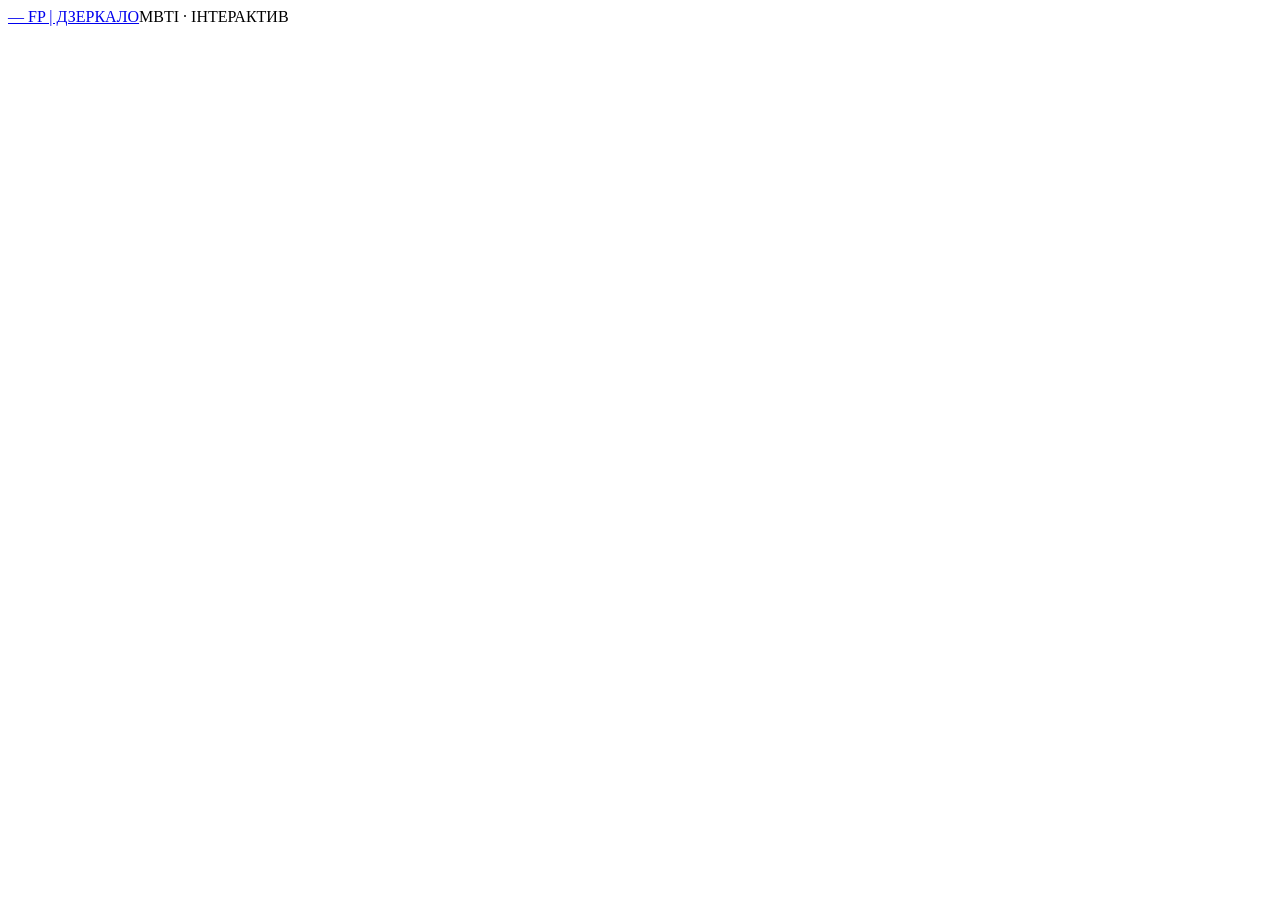
<file: src/page.html>
<!DOCTYPE html>
<html lang="uk">
<head>
<meta charset="utf-8">
<meta name="viewport" content="width=device-width,initial-scale=1,viewport-fit=cover">
<meta name="theme-color" content="#F3F1EC">
<meta name="color-scheme" content="light">
<meta name="description" content="Дзеркало: пройди той самий тест на характер, що й Олена Усенко, і подивись, наскільки ви схожі. Без реєстрації, відповіді не покидають твій пристрій.">
<meta name="referrer" content="no-referrer">
<meta http-equiv="Content-Security-Policy" content="default-src 'none'; script-src 'unsafe-inline'; style-src 'unsafe-inline'; img-src data: blob:; font-src data:; base-uri 'none'; form-action 'none'">
<meta property="og:type" content="website">
<meta property="og:title" content="ДЗЕРКАЛО — наскільки ви з Оленою Усенко схожі?">
<meta property="og:description" content="Той самий тест на характер, що пройшла Олена: 4 шкали, 19 граней і близькість у відсотках. FP | Olena Usenko.">
<meta property="og:image" content="https://kiruhatko.github.io/MBTI-FP-OLENA-USENKO/og.png">
<title>ДЗЕРКАЛО — наскільки ви з Оленою Усенко схожі? · FP | Olena Usenko</title>
<link rel="icon" type="image/svg+xml" href="data:image/svg+xml,%3Csvg xmlns='http://www.w3.org/2000/svg' viewBox='0 0 64 64'%3E%3Crect width='64' height='64' fill='%23111'/%3E%3Cellipse cx='32' cy='33' rx='20' ry='23' fill='none' stroke='%23F3F1EC' stroke-width='5'/%3E%3Cpath d='M22 33h20' stroke='%23B8212D' stroke-width='7'/%3E%3C/svg%3E">
<style>
__CSS__
</style>
</head>
<body>
<div id="paper" aria-hidden="true"></div>
<div class="wrap">
  <header class="ph" id="top"><a class="ph-l" href="#" data-act="home" aria-label="На початок">— FP | ДЗЕРКАЛО</a><span class="ph-r" id="phr">MBTI · ІНТЕРАКТИВ</span></header>
  <main id="app" aria-live="polite"></main>
</div>
<div id="fx" aria-hidden="true"></div>
<noscript><p style="text-align:center;padding:2em;font-family:monospace">Для тесту потрібен увімкнений JavaScript.</p></noscript>
<script>
"use strict";
__JS__
</script>
</body>
</html>
</file>
